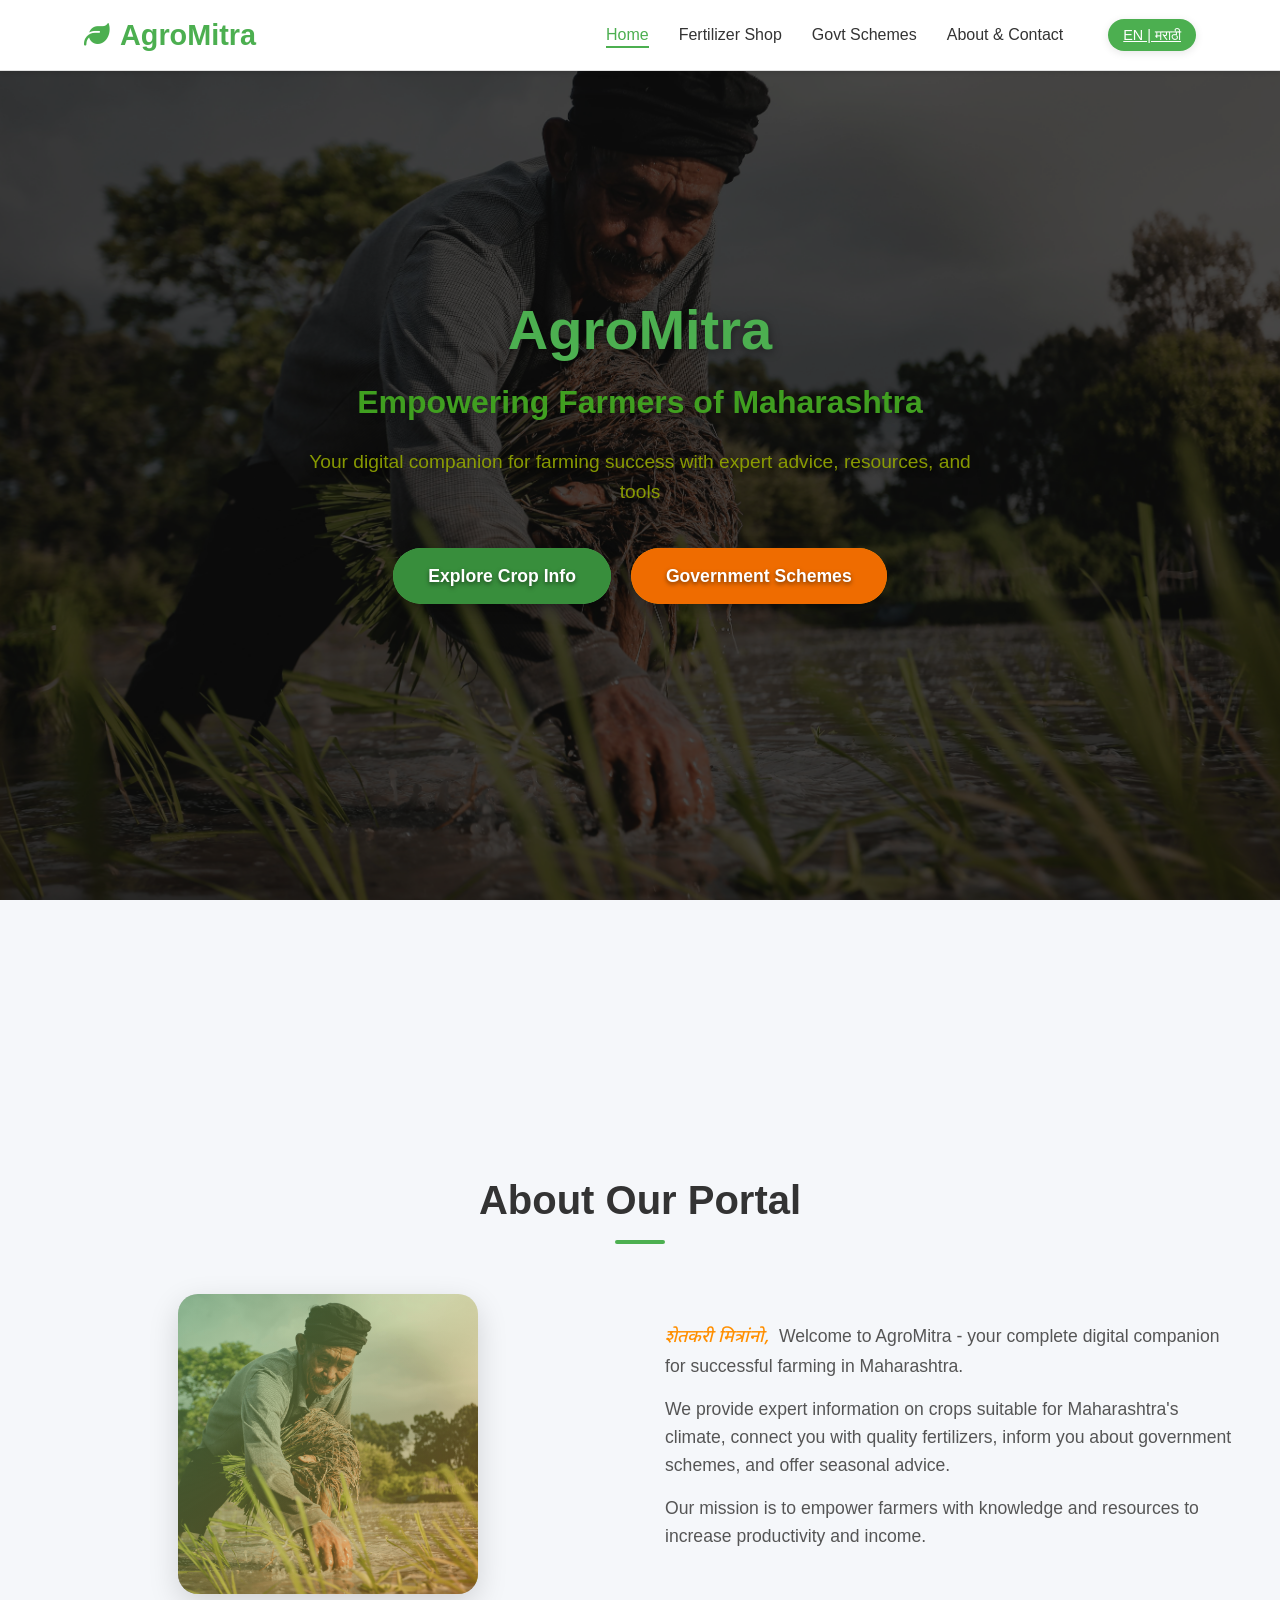
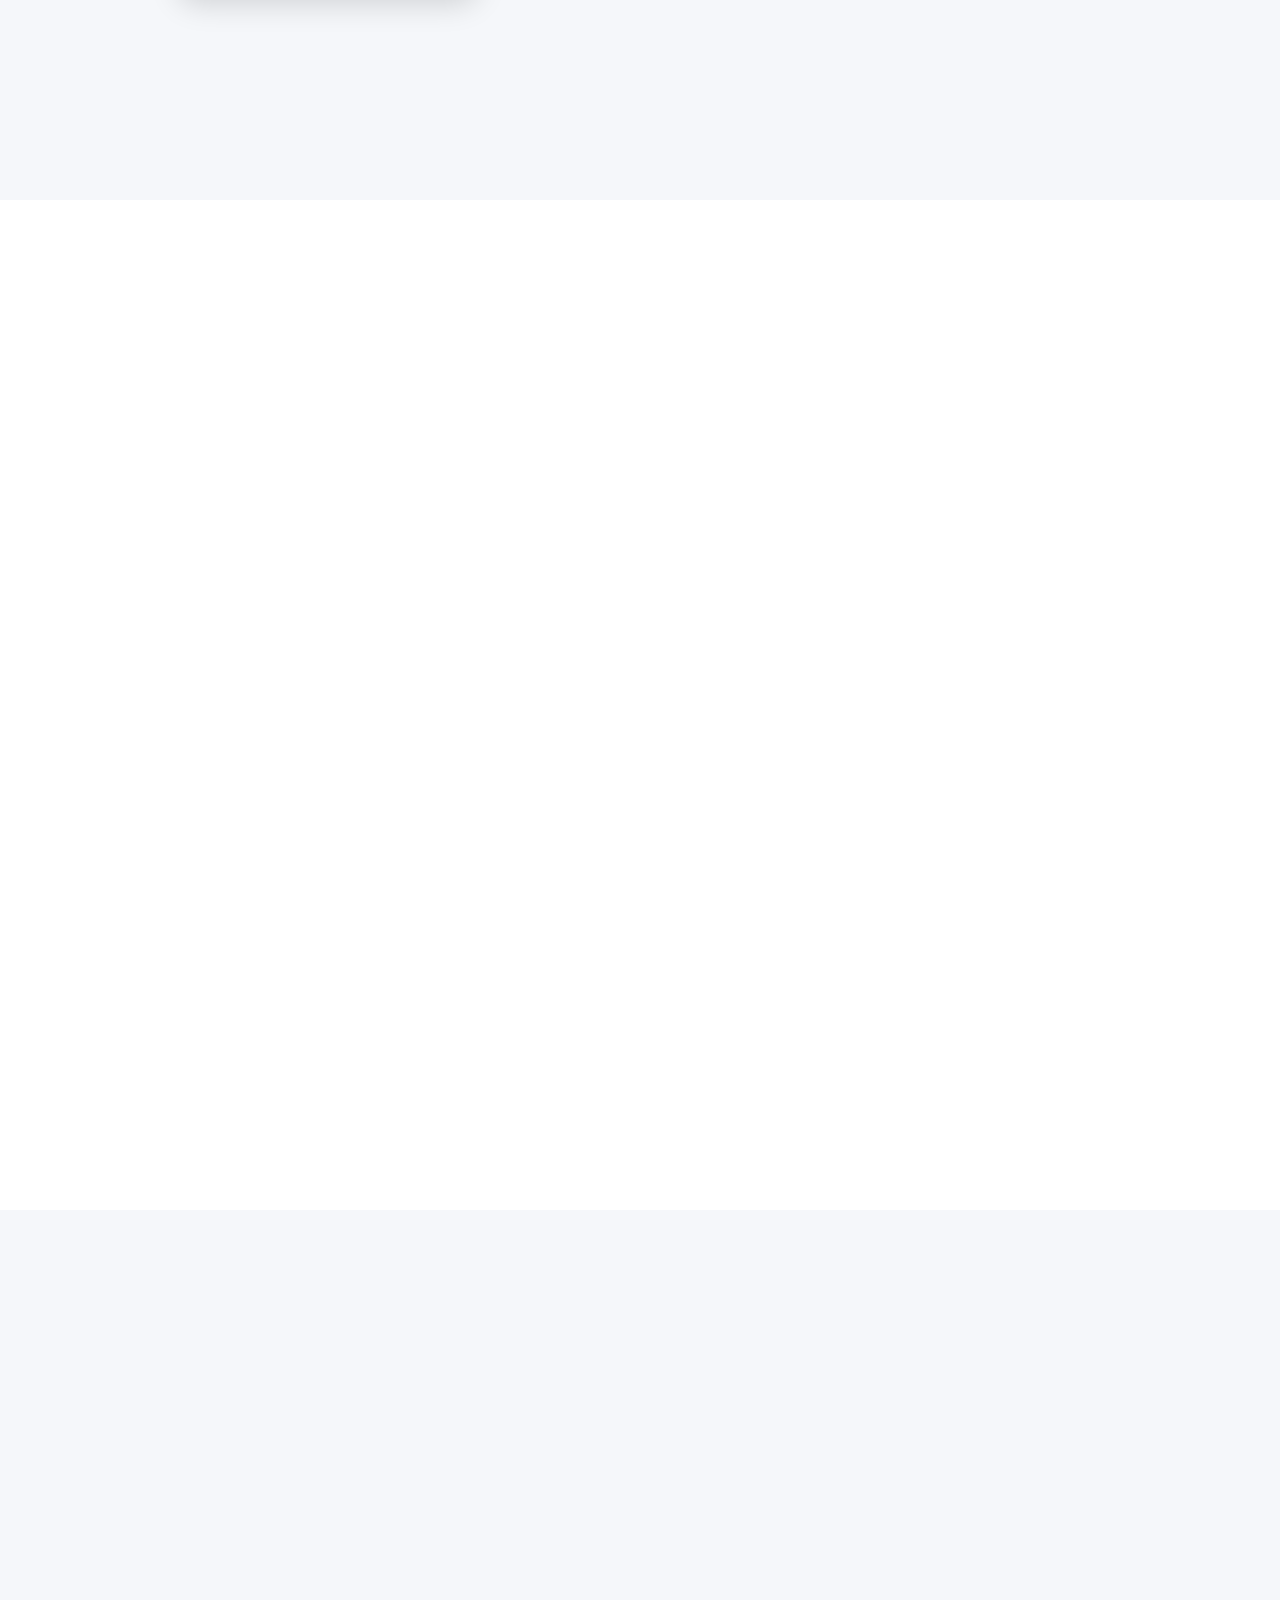
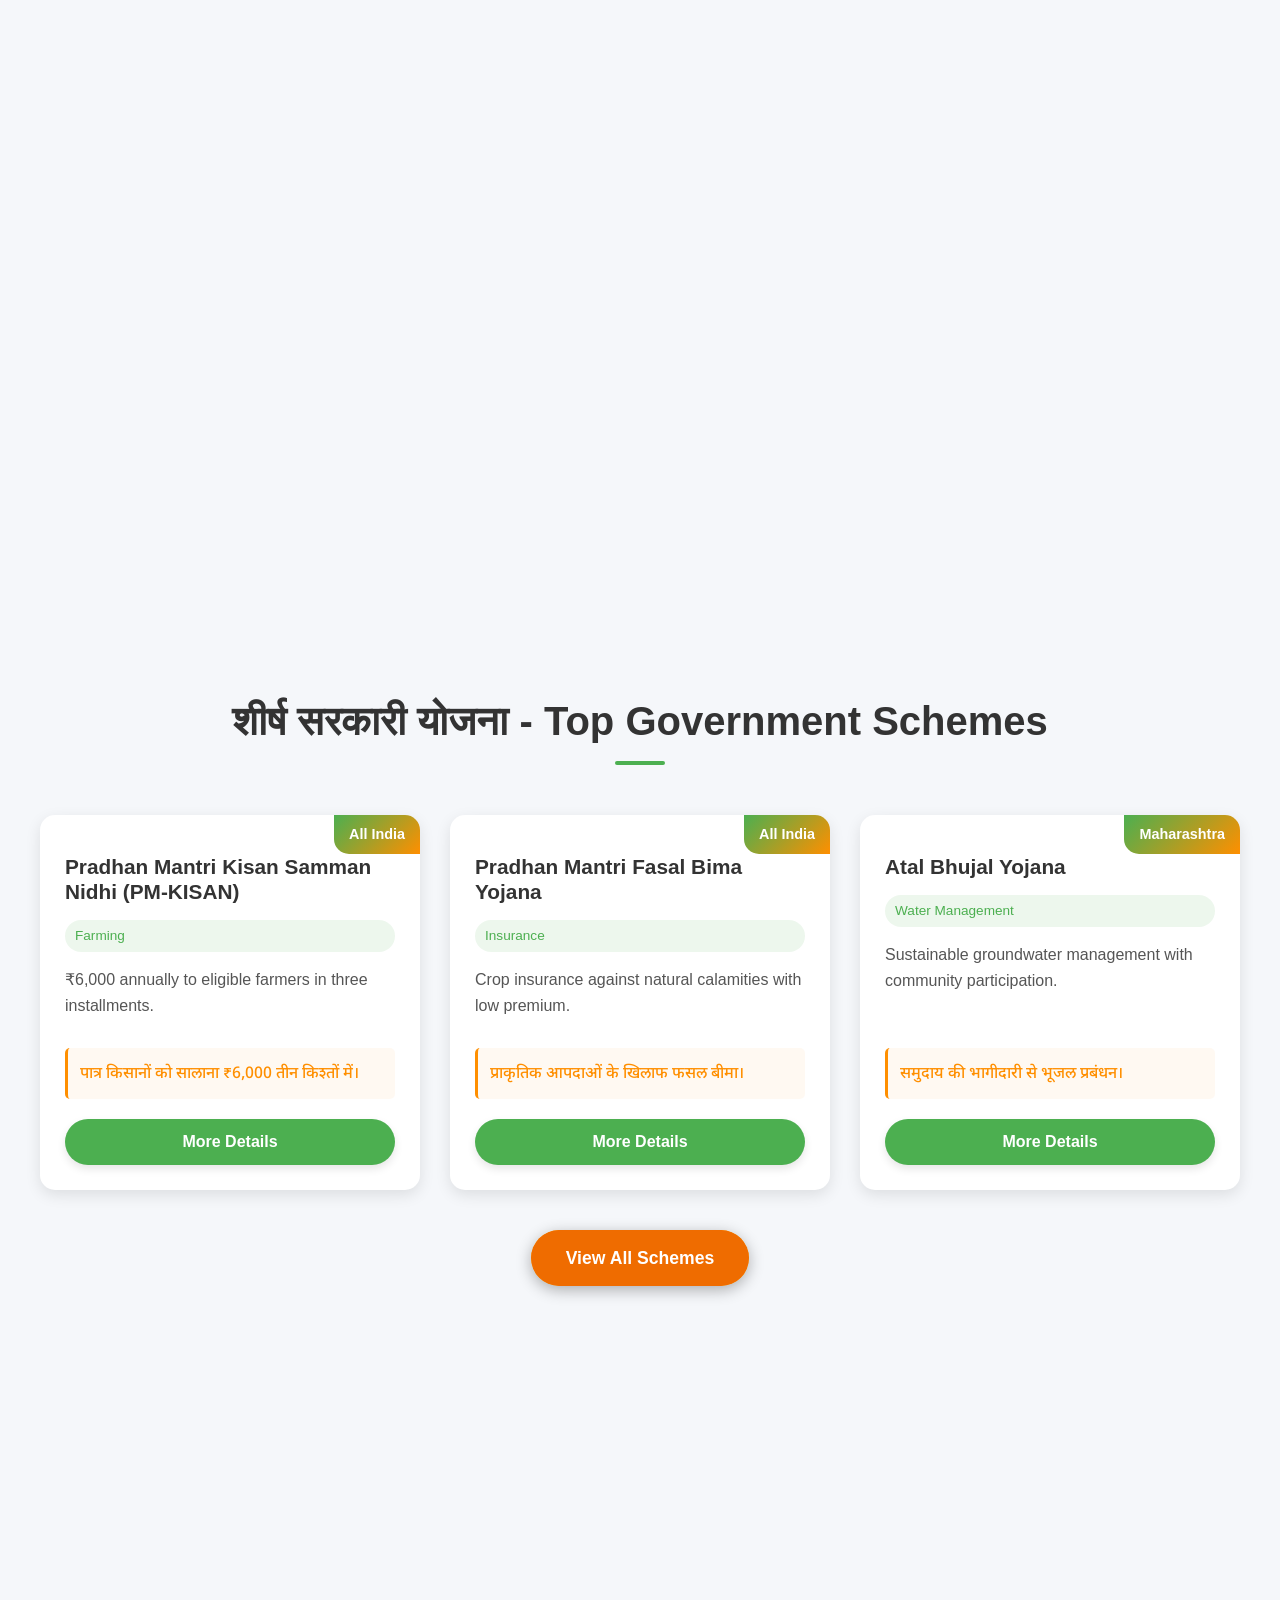
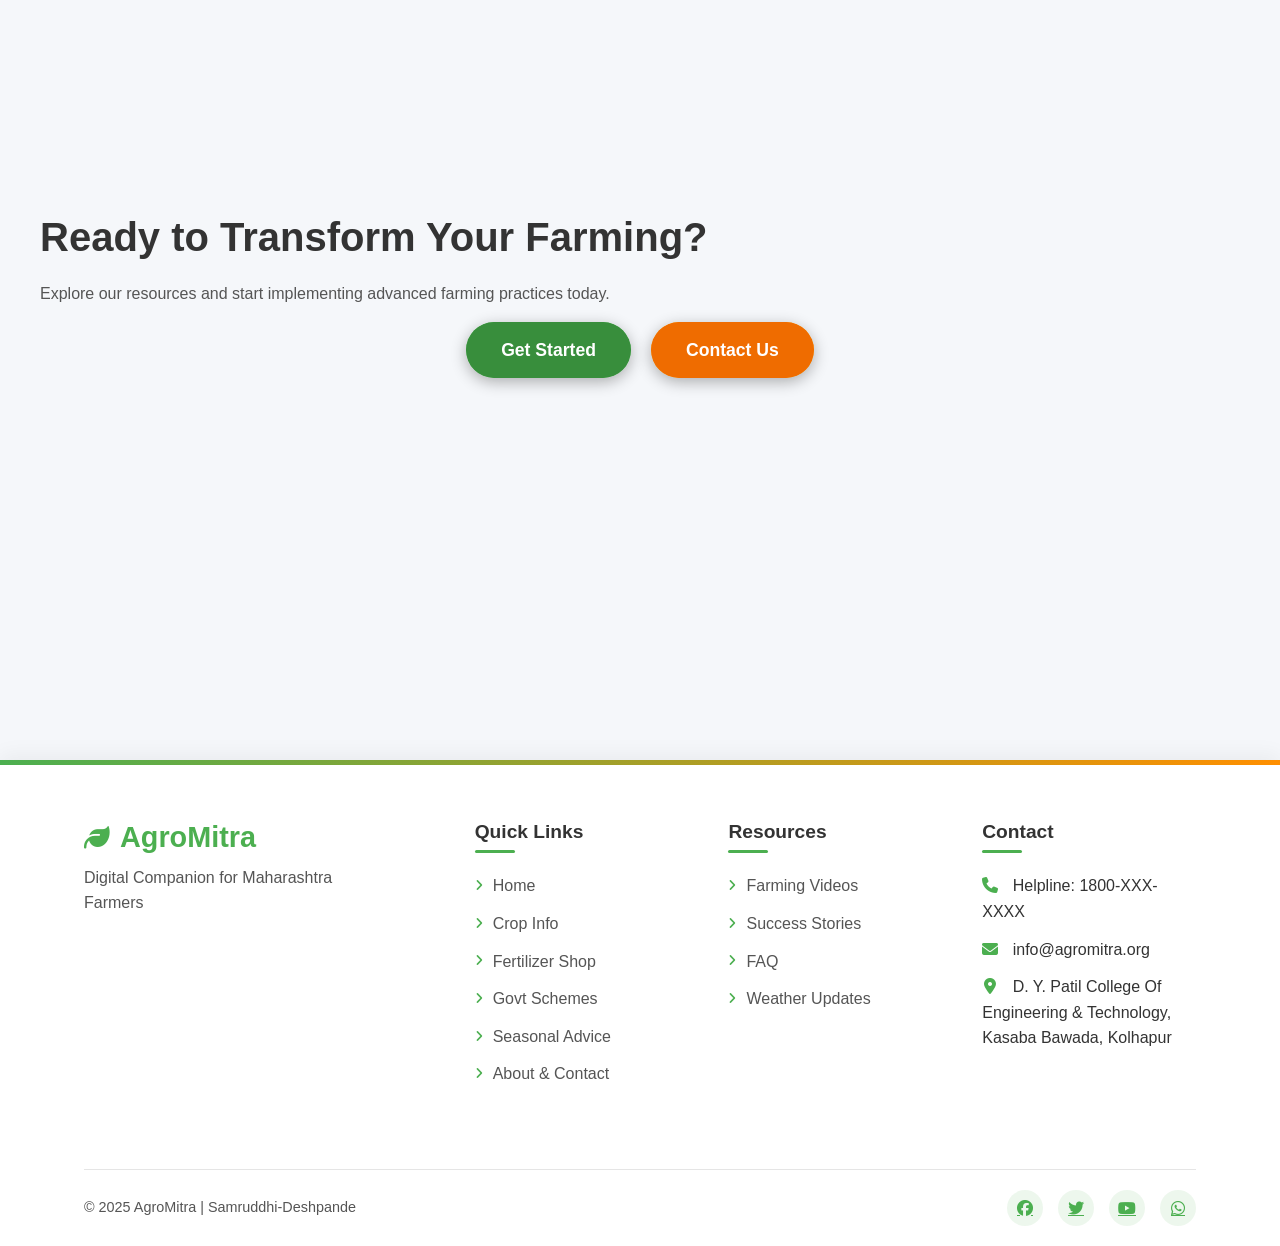
<file: index.html>
<!DOCTYPE html>
<html lang="en">
<head>
    <meta charset="UTF-8">
    <meta name="viewport" content="width=device-width, initial-scale=1.0">
    <title>AgroMitra - Digital Companion for Maharashtra Farmers</title>
    <link rel="stylesheet" href="styles.css">
    <link rel="stylesheet" href="https://cdnjs.cloudflare.com/ajax/libs/font-awesome/6.4.0/css/all.min.css">
    <link href="https://fonts.googleapis.com/css2?family=Noto+Sans+Devanagari:wght@400;500;600;700&display=swap" rel="stylesheet">
    <style>
        /* Add styling for hero background image */
        #hero {
            position: relative;
            overflow: hidden;
            background-image: url('hero-image.jpg');
            background-size: cover;
            background-position: center;
            min-height: 80vh;
            display: flex;
            align-items: center;
        }
        
        #hero::before {
            content: '';
            position: absolute;
            top: 0;
            left: 0;
            width: 100%;
            height: 100%;
            background-color: rgba(0, 0, 0, 0.7); /* Black overlay with 70% opacity */
            z-index: 1;
        }
        
        /* Ensure text is readable over the background image */
        #hero .section-content {
            position: relative;
            z-index: 2;
            text-shadow: 0 2px 4px rgba(0, 0, 0, 0.5);
            color: #fff;
            text-align: center;
            padding: 60px 20px;
            width: 100%;
        }
        
        #hero h1 {
            font-size: 3.5rem;
            margin-bottom: 20px;
        }
        
        #hero h2 {
            font-size: 2rem;
            margin-bottom: 25px;
        }
        
        /* Hide the original parallax background */
        #hero .parallax-bg.hero-bg {
            display: none;
        }
        
        /* Refinements for navbar */
        .navbar {
            background-color: #ffffff !important; 
            border-bottom: 1px solid #e0e0e0;
            box-shadow: 0 2px 4px rgba(0, 0, 0, 0.1);
        }
        
        .theme-toggle:checked ~ .theme-container .navbar {
            background-color: #121212 !important;
            border-bottom: 1px solid #2d2d2d;
        }
        
        @media (max-width: 992px) {
            .nav-links {
                background-color: #ffffff !important;
                border-bottom: 1px solid #e0e0e0;
            }
            
            .theme-toggle:checked ~ .theme-container .nav-links {
                background-color: #121212 !important;
                border-bottom: 1px solid #2d2d2d;
            }
            
            .features-grid {
                grid-template-columns: repeat(2, 1fr);
            }
            
            .testimonials-container {
                grid-template-columns: 1fr;
            }
            
            .about-content {
                grid-template-columns: 1fr;
            }

            /* Add this to reorder image and text */
            .about-content {
                display: flex;
                flex-direction: column;
            }

            .about-image {
                order: 1;
                margin-bottom: 30px;
            }

            .about-text {
                order: 2;
            }
            
            .schemes-container {
                grid-template-columns: 1fr;
            }
        }
        
        @media (max-width: 767px) {
            #hero h1 {
                font-size: 2.5rem;
            }
            
            #hero h2 {
                font-size: 1.5rem;
            }
            
            #hero p {
                font-size: 1rem;
            }
            
            .section-title {
                font-size: 1.8rem;
            }
            
            .feature-card {
                padding: 20px 15px;
            }
            
            .feature-icon {
                width: 60px;
                height: 60px;
                line-height: 60px;
                font-size: 24px;
            }
            
            .feature-card h3 {
                font-size: 1.2rem;
            }
            
            .testimonial {
                padding: 20px 15px;
            }
            
            .testimonial-author {
                flex-direction: column;
                text-align: center;
            }
            
            .author-img {
                margin: 0 auto 15px;
            }
        }
        
        @media (max-width: 576px) {
            .features-grid {
                grid-template-columns: 1fr;
            }
            
            .cta-buttons {
                flex-direction: column;
                width: 100%;
            }
            
            .cta-button {
                width: 100%;
                margin: 5px 0;
                text-align: center;
            }
            
            .testimonial-content p {
                font-size: 0.9rem;
            }
            
            .scheme-card {
                padding: 15px;
            }
            
            .scheme-title {
                font-size: 1.1rem;
            }
        }
    </style>
</head>
<body>
    <div class="theme-container">
        <!-- Navigation Bar -->
        <nav class="navbar">
            <div class="container nav-container">
                <div class="logo">AgroMitra</div>
                <input type="checkbox" id="nav-toggle" class="nav-toggle">
                <label for="nav-toggle" class="nav-toggle-label">
                    <span></span>
                </label>
                <ul class="nav-links">
                    <li><a href="index.html" class="nav-link active">Home</a></li>
                    <li><a href="fertilizer-shop.html" class="nav-link">Fertilizer Shop</a></li>
                    <li><a href="govt-schemes.html" class="nav-link">Govt Schemes</a></li>
                    <li><a href="about.html" class="nav-link">About & Contact</a></li>
                    <li class="language-switch">
                        <a href="#" class="lang-btn">EN | मराठी</a>
                    </li>
                </ul>
            </div>
        </nav>

        <!-- Remove Theme Switcher Toggle section -->
        
        <!-- Hero Section -->
        <section id="hero" class="parallax-section">
            <div class="parallax-bg hero-bg"></div>
            <div class="container section-content">
                <h1 class="animate-on-scroll">AgroMitra</h1>
                <h2 class="animate-on-scroll" data-delay="200">Empowering Farmers of Maharashtra</h2>
                <p class="animate-on-scroll" data-delay="400">Your digital companion for farming success with expert advice, resources, and tools</p>
                <div class="cta-buttons animate-on-scroll" data-delay="600">
                    <a href="crop-info.html" class="cta-button">Explore Crop Info</a>
                    <a href="govt-schemes.html" class="cta-button secondary">Government Schemes</a>
                </div>
            </div>
        </section>

        <!-- About Portal Section -->
        <section id="about-portal" class="parallax-section">
            <div class="parallax-bg about-bg"></div>
            <div class="container section-content">
                <h2 class="section-title animate-on-scroll">About Our Portal</h2>
                <div class="about-content">
                    <div class="about-image animate-on-scroll" data-delay="200">
                        <div class="portal-img"></div>
                    </div>
                    <div class="about-text">
                        <p class="animate-on-scroll" data-delay="300"><span lang="mr">शेतकरी मित्रांनो,</span> Welcome to AgroMitra - your complete digital companion for successful farming in Maharashtra.</p>
                        <p class="animate-on-scroll" data-delay="400">We provide expert information on crops suitable for Maharashtra's climate, connect you with quality fertilizers, inform you about government schemes, and offer seasonal advice.</p>
                        <p class="animate-on-scroll" data-delay="500">Our mission is to empower farmers with knowledge and resources to increase productivity and income.</p>
                    </div>
                </div>
            </div>
        </section>

        <!-- Features Section -->
        <section id="features" class="parallax-section">
            <div class="parallax-bg features-bg"></div>
            <div class="container section-content">
                <h2 class="section-title animate-on-scroll">Our Features</h2>
                <div class="features-grid">
                    <div class="feature-card animate-on-scroll" data-delay="100">
                        <div class="feature-icon">
                            <i class="fas fa-seedling"></i>
                        </div>
                        <h3>Crop Information</h3>
                        <p>Detailed guides for Kharif, Rabi, and Zaid crops suited for Maharashtra's diverse climate zones.</p>
                        <a href="crop-info.html" class="feature-link">Explore Crops <i class="fas fa-arrow-right"></i></a>
                    </div>
                    <div class="feature-card animate-on-scroll" data-delay="200">
                        <div class="feature-icon">
                            <i class="fas fa-store"></i>
                        </div>
                        <h3>Fertilizer Shop</h3>
                        <p>Find the right fertilizers and farming inputs with detailed product information and application guides.</p>
                        <a href="fertilizer-shop.html" class="feature-link">Visit Shop <i class="fas fa-arrow-right"></i></a>
                    </div>
                    <div class="feature-card animate-on-scroll" data-delay="300">
                        <div class="feature-icon">
                            <i class="fas fa-landmark"></i>
                        </div>
                        <h3>Government Schemes</h3>
                        <p>Stay updated on state and central government schemes, subsidies and programs for farmers.</p>
                        <a href="govt-schemes.html" class="feature-link">View Schemes <i class="fas fa-arrow-right"></i></a>
                    </div>
                    <div class="feature-card animate-on-scroll" data-delay="400">
                        <div class="feature-icon">
                            <i class="fas fa-cloud-sun-rain"></i>
                        </div>
                        <h3>Seasonal Advisory</h3>
                        <p>Month-by-month guidance on farming activities, pest management, and weather-based recommendations.</p>
                        <a href="seasonal-advice.html" class="feature-link">Get Advice <i class="fas fa-arrow-right"></i></a>
                    </div>
                </div>
            </div>
        </section>

        <!-- Testimonials Section -->
        <section id="testimonials" class="parallax-section">
            <div class="parallax-bg testimonials-bg"></div>
            <div class="container section-content">
                <h2 class="section-title animate-on-scroll"><span lang="mr">शेतकरी अनुभव</span> - Farmer Experiences</h2>
                <div class="testimonials-container">
                    <div class="testimonial animate-on-scroll" data-delay="100">
                        <div class="testimonial-tag">कापूस शेती</div>
                        <div class="testimonial-content">
                            <p>"<span lang="mr">या पोर्टलवरील पीक माहितीमुळे मला माझ्या प्रदेशासाठी योग्य वाण निवडण्यात मदत झाली. यंदा माझ्या कापसाचे उत्पादन ३०% वाढले!</span>"<br><br>"The crop information helped me select the right varieties for my region. My cotton yield increased by 30% this year!"</p>
                            <div class="testimonial-author">
                                <div class="author-img farmer-1"></div>
                                <div class="author-info">
                                    <h4>राजेश पाटील</h4>
                                    <p>कापूस शेतकरी, यवतमाळ</p>
                                </div>
                            </div>
                        </div>
                    </div>
                    <div class="testimonial animate-on-scroll" data-delay="200">
                        <div class="testimonial-tag">भाजीपाला</div>
                        <div class="testimonial-content">
                            <p>"<span lang="mr">या पोर्टलवरील मार्गदर्शनाचा वापर करून मी पीएम-किसान योजनेसाठी अर्ज केला. टप्प्याटप्प्याने दिलेल्या सूचनांमुळे हे खूप सोपे झाले.</span>"<br><br>"I applied for the PM-Kisan scheme using the guidance on this portal. The step-by-step instructions made it very easy."</p>
                            <div class="testimonial-author">
                                <div class="author-img farmer-2"></div>
                                <div class="author-info">
                                    <h4>सुनीता माने</h4>
                                    <p>भाजीपाला उत्पादक, पुणे</p>
                                </div>
                            </div>
                        </div>
                    </div>
                    <div class="testimonial animate-on-scroll" data-delay="300">
                        <div class="testimonial-tag">तांदूळ शेती</div>
                        <div class="testimonial-content">
                            <p>"<span lang="mr">हंगामी सल्ल्यामुळे मला पेरणी आणि कापणीचे चक्र चांगल्या प्रकारे नियोजित करण्यास मदत झाली. अनपेक्षित पावसात पिकांचे नुकसान होण्यापासून मला वाचवले.</span>"<br><br>"The seasonal advisory helped me plan my sowing and harvesting cycles better. Saved me from crop loss during unexpected rains."</p>
                            <div class="testimonial-author">
                                <div class="author-img farmer-3"></div>
                                <div class="author-info">
                                    <h4>मोहम्मद खान</h4>
                                    <p>तांदूळ शेतकरी, कोल्हापूर</p>
                                </div>
                            </div>
                        </div>
                    </div>
                </div>
            </div>
        </section>

        <!-- Latest Updates Section - Changed to Top Government Schemes -->
        <section id="updates" class="parallax-section">
            <div class="parallax-bg updates-bg"></div>
            <div class="container section-content">
                <h2 class="section-title animate-on-scroll">शीर्ष सरकारी योजना - Top Government Schemes</h2>
                <div class="schemes-container animate-on-scroll" data-delay="100">
                    <div class="scheme-card">
                        <div class="scheme-tag">All India</div>
                        <h3 class="scheme-title">Pradhan Mantri Kisan Samman Nidhi (PM-KISAN)</h3>
                        <div class="scheme-category">Farming</div>
                        <p class="scheme-description">₹6,000 annually to eligible farmers in three installments.</p>
                        <div class="language-block">
                            <span lang="mr">पात्र किसानों को सालाना ₹6,000 तीन किश्तों में।</span>
                        </div>
                        <a href="govt-schemes.html#pm-kisan" class="scheme-link">More Details</a>
                    </div>
                    
                    <div class="scheme-card animate-on-scroll" data-delay="200">
                        <div class="scheme-tag">All India</div>
                        <h3 class="scheme-title">Pradhan Mantri Fasal Bima Yojana</h3>
                        <div class="scheme-category">Insurance</div>
                        <p class="scheme-description">Crop insurance against natural calamities with low premium.</p>
                        <div class="language-block">
                            <span lang="mr">प्राकृतिक आपदाओं के खिलाफ फसल बीमा।</span>
                        </div>
                        <a href="govt-schemes.html#pmfby" class="scheme-link">More Details</a>
                    </div>
                    
                    <div class="scheme-card animate-on-scroll" data-delay="300">
                        <div class="scheme-tag">Maharashtra</div>
                        <h3 class="scheme-title">Atal Bhujal Yojana</h3>
                        <div class="scheme-category">Water Management</div>
                        <p class="scheme-description">Sustainable groundwater management with community participation.</p>
                        <div class="language-block">
                            <span lang="mr">समुदाय की भागीदारी से भूजल प्रबंधन।</span>
                        </div>
                        <a href="govt-schemes.html#atal-bhujal" class="scheme-link">More Details</a>
                    </div>
                </div>
                <div class="view-all-schemes animate-on-scroll" data-delay="400">
                    <a href="govt-schemes.html" class="cta-button secondary">View All Schemes</a>
                </div>
            </div>
        </section>

        <!-- CTA Section -->
        <section id="cta" class="parallax-section">
            <div class="parallax-bg cta-bg"></div>
            <div class="container section-content">
                <div class="cta-container animate-on-scroll">
                    <h2>Ready to Transform Your Farming?</h2>
                    <p>Explore our resources and start implementing advanced farming practices today.</p>
                    <div class="cta-buttons">
                        <a href="crop-info.html" class="cta-button">Get Started</a>
                        <a href="about.html" class="cta-button secondary">Contact Us</a>
                    </div>
                </div>
            </div>
        </section>

        <!-- Footer -->
        <footer>
            <div class="container">
                <div class="footer-content">
                    <div class="footer-logo">
                        <h3>AgroMitra</h3>
                        <p>Digital Companion for Maharashtra Farmers</p>
                    </div>
                    <div class="footer-links">
                        <div class="footer-section">
                            <h4>Quick Links</h4>
                            <ul>
                                <li><a href="index.html">Home</a></li>
                                <li><a href="crop-info.html">Crop Info</a></li>
                                <li><a href="fertilizer-shop.html">Fertilizer Shop</a></li>
                                <li><a href="govt-schemes.html">Govt Schemes</a></li>
                                <li><a href="seasonal-advice.html">Seasonal Advice</a></li>
                                <li><a href="about.html">About & Contact</a></li>
                            </ul>
                        </div>
                        <div class="footer-section">
                            <h4>Resources</h4>
                            <ul>
                                <li><a href="#">Farming Videos</a></li>
                                <li><a href="#">Success Stories</a></li>
                                <li><a href="#">FAQ</a></li>
                                <li><a href="#">Weather Updates</a></li>
                            </ul>
                        </div>
                        <div class="footer-section">
                            <h4>Contact</h4>
                            <ul>
                                <li><i class="fas fa-phone"></i> Helpline: 1800-XXX-XXXX</li>
                                <li><i class="fas fa-envelope"></i> info@agromitra.org</li>
                                <li><i class="fas fa-map-marker-alt"></i> D. Y. Patil College Of Engineering & Technology, Kasaba Bawada, Kolhapur</li>
                            </ul>
                        </div>
                    </div>
                </div>
                <div class="footer-bottom">
                    <p>&copy; 2025 AgroMitra | Samruddhi-Deshpande</p>
                    <div class="social-links">
                        <a href="#" class="social-link"><i class="fab fa-facebook"></i></a>
                        <a href="#" class="social-link"><i class="fab fa-twitter"></i></a>
                        <a href="#" class="social-link"><i class="fab fa-youtube"></i></a>
                        <a href="#" class="social-link"><i class="fab fa-whatsapp"></i></a>
                    </div>
                </div>
            </div>
        </footer>
    </div>

    <!-- Script for parallax effect and animations (pure CSS approach with minimal JS) -->
    <script>
        document.addEventListener('DOMContentLoaded', function() {
            const animateElements = document.querySelectorAll('.animate-on-scroll');
            
            const observer = new IntersectionObserver((entries) => {
                entries.forEach(entry => {
                    if (entry.isIntersecting) {
                        entry.target.classList.add('animate');
                        observer.unobserve(entry.target);
                    }
                });
            }, { threshold: 0.1 });
            
            animateElements.forEach(element => {
                observer.observe(element);
            });
            
            // Active nav link on scroll
            const sections = document.querySelectorAll('section');
            const navLinks = document.querySelectorAll('.nav-link');
            
            window.addEventListener('scroll', () => {
                let current = '';
                sections.forEach(section => {
                    const sectionTop = section.offsetTop;
                    const sectionHeight = section.clientHeight;
                    if (pageYOffset >= sectionTop - sectionHeight / 3) {
                        current = section.getAttribute('id');
                    }
                });
                
                navLinks.forEach(link => {
                    link.classList.remove('active');
                    if (link.getAttribute('href') === 'index.html' && current === 'hero') {
                        link.classList.add('active');
                    }
                });
            });
        });
    </script>
</body>
</html>
</file>
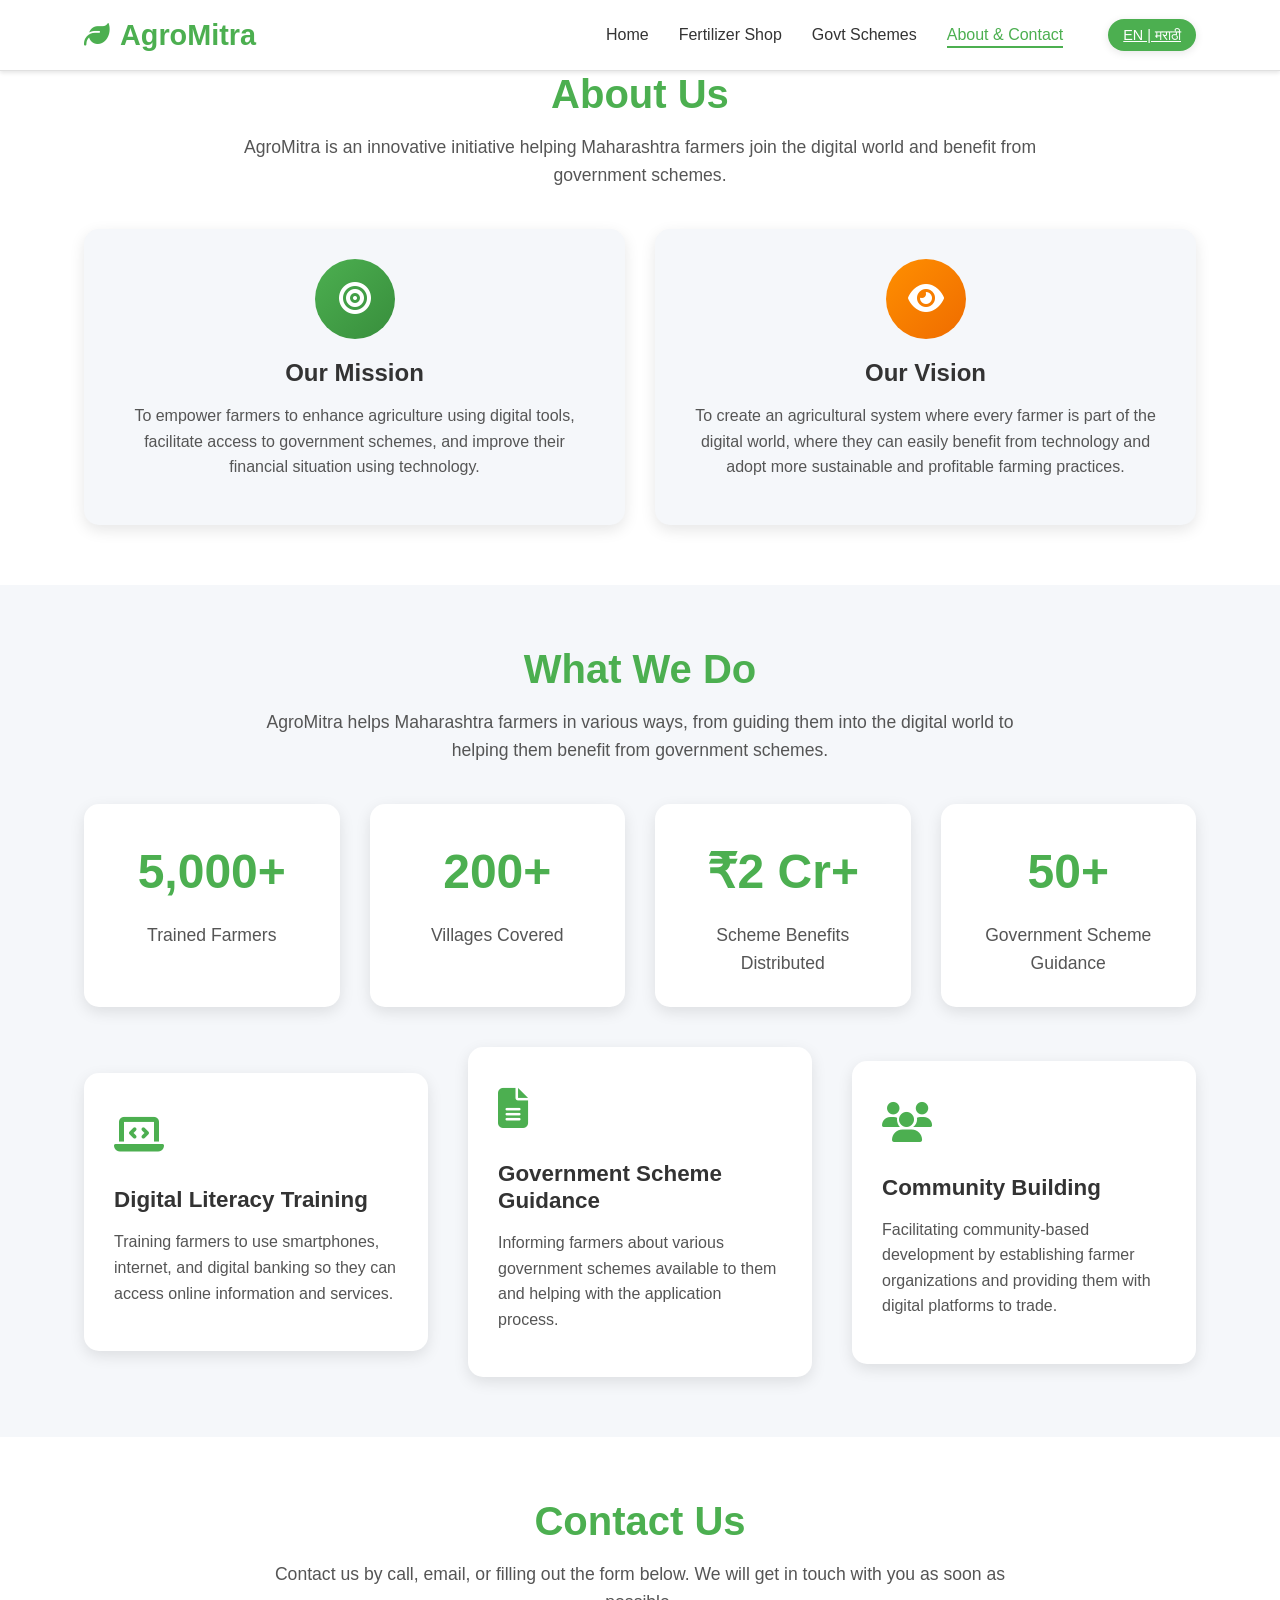
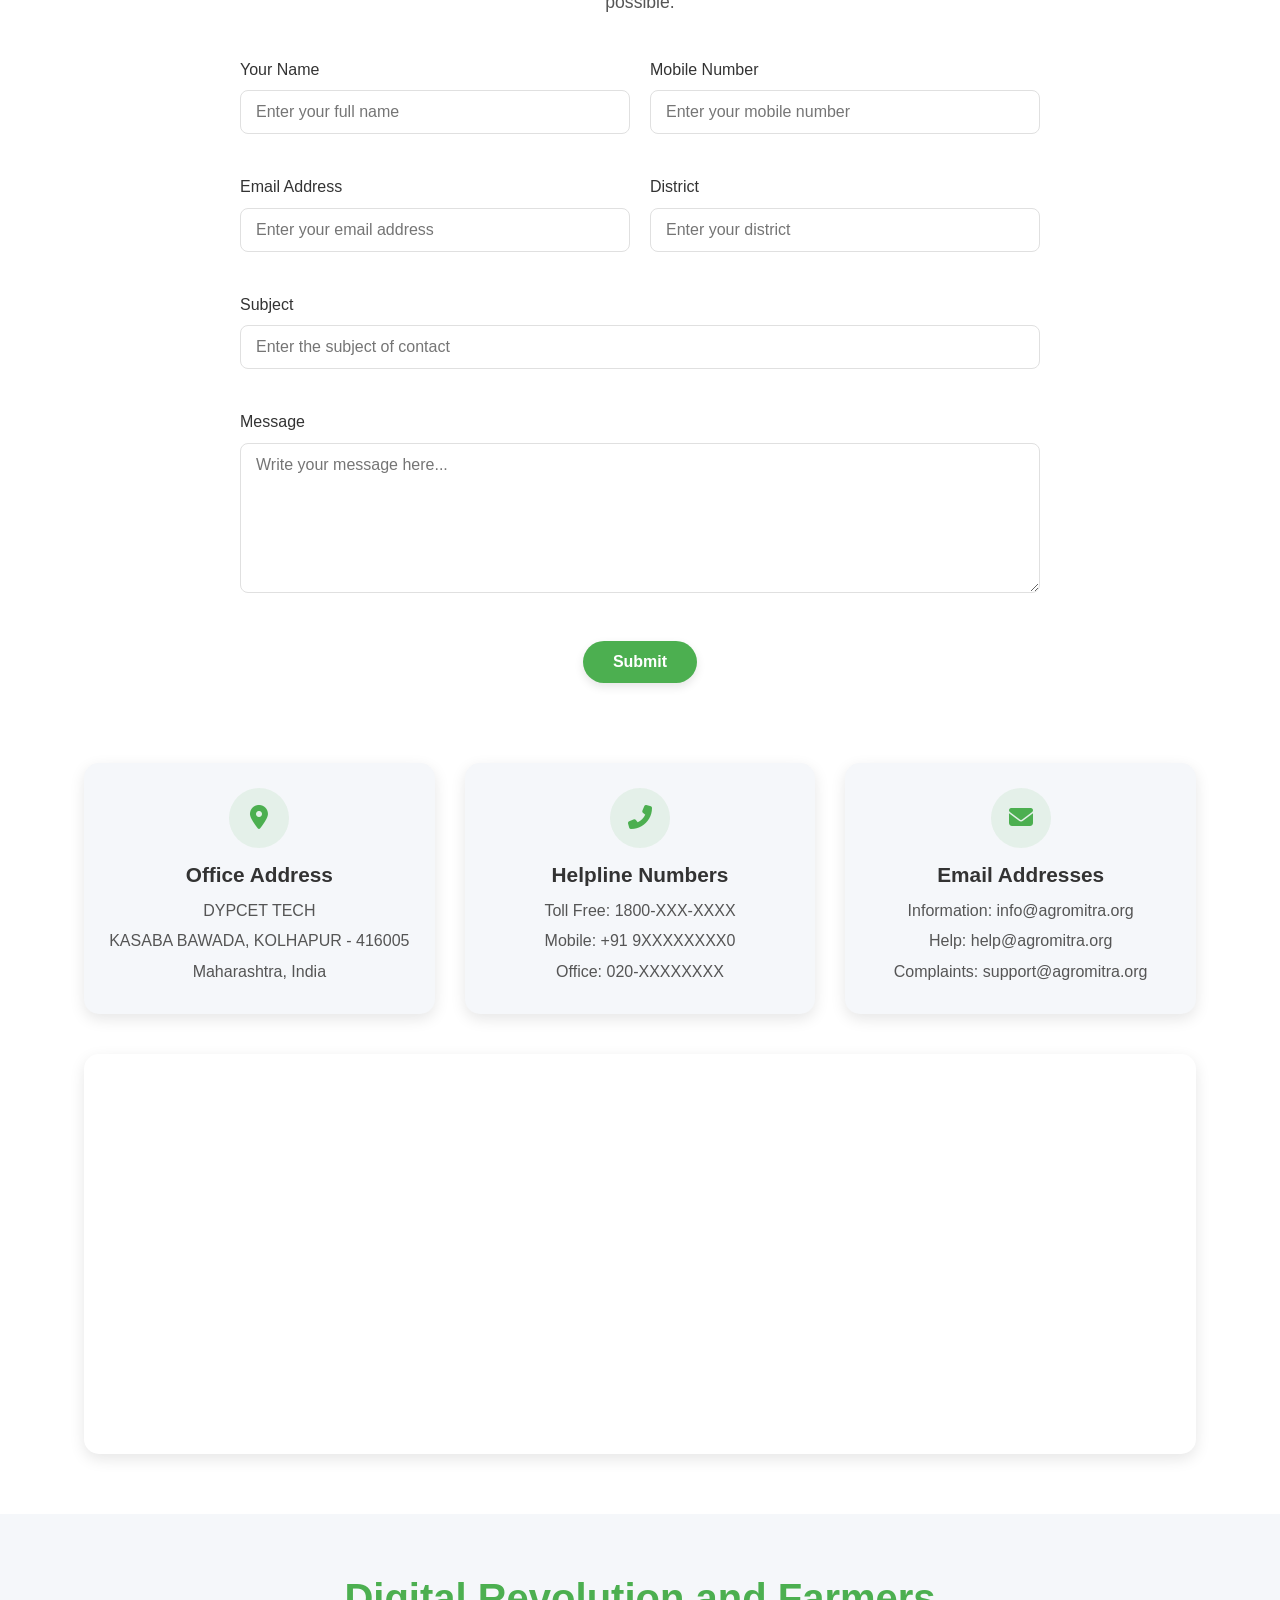
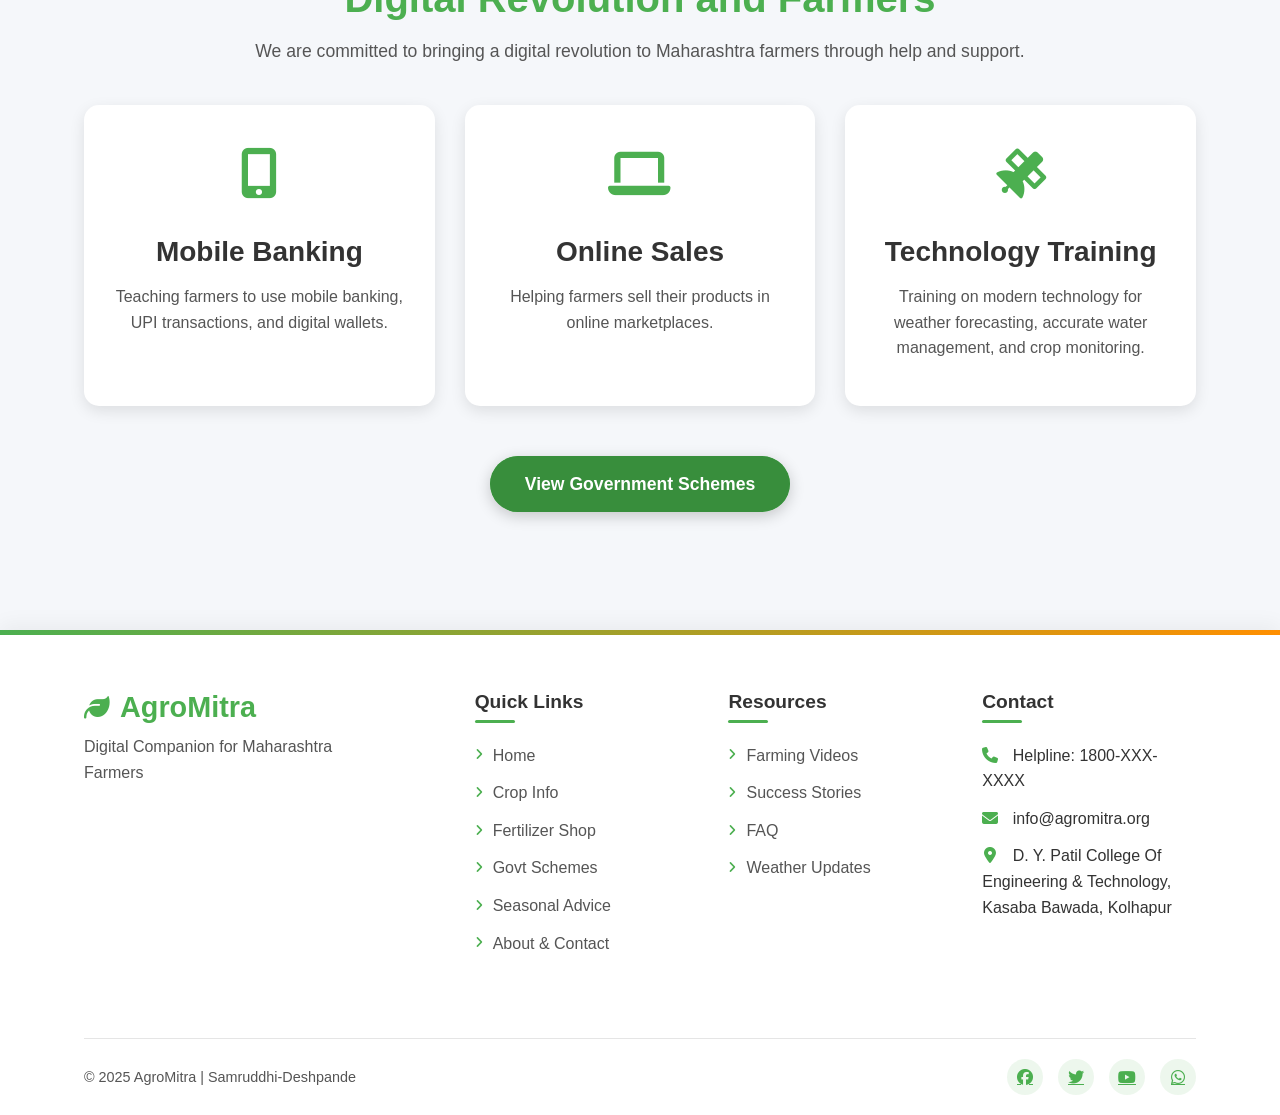
<file: about.html>
<!DOCTYPE html>
<html lang="en">
<head>
    <meta charset="UTF-8">
    <meta name="viewport" content="width=device-width, initial-scale=1.0">
    <title>About & Contact - AgroMitra</title>
    <link rel="stylesheet" href="styles.css">
    <link rel="stylesheet" href="https://cdnjs.cloudflare.com/ajax/libs/font-awesome/6.4.0/css/all.min.css">
    <link href="https://fonts.googleapis.com/css2?family=Noto+Sans+Devanagari:wght@400;500;600;700&display=swap" rel="stylesheet">
    <style>
        /* Navbar styling */
        .navbar {
            background-color: #ffffff !important; 
            border-bottom: 1px solid #e0e0e0;
            box-shadow: 0 2px 4px rgba(0, 0, 0, 0.1);
        }
        
        .theme-toggle:checked ~ .theme-container .navbar {
            background-color: #121212 !important;
            border-bottom: 1px solid #2d2d2d;
        }
        
        @media (max-width: 992px) {
            .nav-links {
                background-color: #ffffff !important;
                border-bottom: 1px solid #e0e0e0;
            }
            
            .theme-toggle:checked ~ .theme-container .nav-links {
                background-color: #121212 !important;
                border-bottom: 1px solid #2d2d2d;
            }
        }
        
        /* About page specific styles */
        #about {
            padding-top: var(--navbar-height);
            min-height: auto;
        }
        
        .about-section {
            padding: 60px 0;
            background-color: var(--bg-primary);
        }
        
        .about-section:nth-child(even) {
            background-color: var(--bg-secondary);
        }
        
        .about-header {
            text-align: center;
            margin-bottom: 40px;
        }
        
        .about-header h1 {
            font-size: 2.5rem;
            color: var(--accent);
            margin-bottom: 15px;
        }
        
        .about-header p {
            font-size: 1.1rem;
            max-width: 800px;
            margin: 0 auto;
        }
        
        .mission-vision {
            display: grid;
            grid-template-columns: repeat(auto-fit, minmax(300px, 1fr));
            gap: 30px;
            margin-top: 40px;
        }
        
        .mission-card, .vision-card {
            background-color: var(--bg-secondary);
            padding: 30px;
            border-radius: 15px;
            box-shadow: var(--card-shadow);
            text-align: center;
            transition: all 0.3s ease;
        }
        
        .about-section:nth-child(even) .mission-card,
        .about-section:nth-child(even) .vision-card {
            background-color: var(--bg-primary);
        }
        
        .mission-card:hover, .vision-card:hover {
            transform: translateY(-10px);
            box-shadow: 0 15px 30px rgba(0, 0, 0, 0.15);
        }
        
        .mission-icon, .vision-icon {
            width: 80px;
            height: 80px;
            line-height: 80px;
            text-align: center;
            margin: 0 auto 20px;
            border-radius: 50%;
            font-size: 32px;
            color: white;
        }
        
        .mission-icon {
            background: linear-gradient(135deg, var(--accent), var(--accent-hover));
        }
        
        .vision-icon {
            background: linear-gradient(135deg, var(--accent-second), var(--accent-second-hover));
        }
        
        .mission-card h3, .vision-card h3 {
            margin-bottom: 15px;
            font-size: 1.5rem;
        }
        
        .stats-container {
            display: grid;
            grid-template-columns: repeat(auto-fit, minmax(200px, 1fr));
            gap: 30px;
            margin-top: 40px;
            text-align: center;
        }
        
        .stat-item {
            padding: 30px 20px;
            background-color: var(--bg-secondary);
            border-radius: 15px;
            box-shadow: var(--card-shadow);
        }
        
        .about-section:nth-child(even) .stat-item {
            background-color: var(--bg-primary);
        }
        
        .stat-number {
            font-size: 3rem;
            font-weight: 700;
            color: var(--accent);
            margin-bottom: 10px;
        }
        
        .stat-label {
            font-size: 1.1rem;
            color: var(--text-secondary);
        }
        
        .contact-form-container {
            max-width: 800px;
            margin: 0 auto;
        }
        
        .contact-form {
            display: grid;
            grid-template-columns: 1fr 1fr;
            gap: 20px;
            margin-top: 40px;
        }
        
        .form-group {
            margin-bottom: 20px;
        }
        
        .form-group.full-width {
            grid-column: span 2;
        }
        
        .form-label {
            display: block;
            margin-bottom: 8px;
            font-weight: 500;
            color: var(--text-primary);
        }
        
        .form-control {
            width: 100%;
            padding: 12px 15px;
            border-radius: 8px;
            border: 1px solid var(--input-border);
            background-color: var(--input-bg);
            color: var(--text-primary);
            font-family: inherit;
            font-size: 1rem;
            transition: border-color 0.3s ease, box-shadow 0.3s ease;
        }
        
        .form-control:focus {
            border-color: var(--accent);
            box-shadow: 0 0 0 3px rgba(76, 175, 80, 0.2);
            outline: none;
        }
        
        textarea.form-control {
            min-height: 150px;
            resize: vertical;
        }
        
        .submit-btn {
            padding: 12px 30px;
            background-color: var(--accent);
            color: white;
            border: none;
            border-radius: 30px;
            font-size: 1rem;
            font-weight: 600;
            cursor: pointer;
            transition: all 0.3s ease;
            box-shadow: 0 4px 10px rgba(0, 0, 0, 0.1);
        }
        
        .submit-btn:hover {
            background-color: var(--accent-hover);
            transform: translateY(-3px);
            box-shadow: 0 6px 15px rgba(0, 0, 0, 0.15);
        }
        
        .contact-info {
            margin-top: 60px;
            display: grid;
            grid-template-columns: repeat(auto-fit, minmax(250px, 1fr));
            gap: 30px;
        }
        
        .contact-info-item {
            background-color: var(--bg-secondary);
            padding: 25px;
            border-radius: 15px;
            box-shadow: var(--card-shadow);
            display: flex;
            flex-direction: column;
            align-items: center;
            text-align: center;
            transition: all 0.3s ease;
        }
        
        .about-section:nth-child(even) .contact-info-item {
            background-color: var(--bg-primary);
        }
        
        .contact-info-item:hover {
            transform: translateY(-10px);
            box-shadow: 0 15px 30px rgba(0, 0, 0, 0.15);
        }
        
        .contact-icon {
            width: 60px;
            height: 60px;
            line-height: 60px;
            text-align: center;
            background-color: rgba(76, 175, 80, 0.1);
            border-radius: 50%;
            margin-bottom: 15px;
            font-size: 24px;
            color: var(--accent);
        }
        
        .contact-info-item h3 {
            margin-bottom: 10px;
            font-size: 1.3rem;
        }
        
        .contact-info-item p {
            margin-bottom: 5px;
            color: var(--text-secondary);
        }
        
        .map-container {
            height: 400px;
            border-radius: 15px;
            overflow: hidden;
            margin-top: 40px;
            box-shadow: var(--card-shadow);
        }
        
        iframe {
            width: 100%;
            height: 100%;
            border: 0;
        }
        
        @media (max-width: 768px) {
            .contact-form {
                grid-template-columns: 1fr;
            }
            
            .form-group.full-width {
                grid-column: span 1;
            }
        }
        
        /* Add responsive improvements */
        @media (max-width: 992px) {
            .mission-vision {
                grid-template-columns: 1fr;
            }
            
            .about-content {
                grid-template-columns: 1fr;
            }
            
            .contact-info {
                grid-template-columns: repeat(auto-fit, minmax(200px, 1fr));
            }
        }
        
        @media (max-width: 767px) {
            .section-title, .about-header h1 {
                font-size: 2rem;
            }
            
            .about-section {
                padding: 40px 0;
            }
            
            .contact-info-item {
                padding: 20px 15px;
            }
            
            .contact-icon {
                width: 50px;
                height: 50px;
                line-height: 50px;
                font-size: 20px;
            }
            
            .map-container {
                height: 300px;
            }
        }
        
        @media (max-width: 480px) {
            .about-header p {
                font-size: 1rem;
            }
            
            .mission-card, .vision-card {
                padding: 20px 15px;
            }
            
            .mission-icon, .vision-icon {
                width: 60px;
                height: 60px;
                line-height: 60px;
                font-size: 24px;
            }
            
            .stat-number {
                font-size: 2.4rem;
            }
            
            .stat-label {
                font-size: 0.9rem;
            }
            
            .contact-form {
                grid-template-columns: 1fr;
            }
            
            .form-group.full-width {
                grid-column: 1;
            }
            
            .submit-btn {
                width: 100%;
            }
        }
    </style>
</head>
<body>
    <div class="theme-container">
        <!-- Navigation Bar -->
        <nav class="navbar">
            <div class="container nav-container">
                <div class="logo">AgroMitra</div>
                <input type="checkbox" id="nav-toggle" class="nav-toggle">
                <label for="nav-toggle" class="nav-toggle-label">
                    <span></span>
                </label>
                <ul class="nav-links">
                    <li><a href="index.html" class="nav-link">Home</a></li>
                    <li><a href="fertilizer-shop.html" class="nav-link">Fertilizer Shop</a></li>
                    <li><a href="govt-schemes.html" class="nav-link">Govt Schemes</a></li>
                    <li><a href="about.html" class="nav-link active">About & Contact</a></li>
                    <li class="language-switch">
                        <a href="#" class="lang-btn">EN | मराठी</a>
                    </li>
                </ul>
            </div>
        </nav>

        <!-- About Section -->
        <section id="about" class="about-section">
            <div class="container">
                <div class="about-header">
                    <h1>About Us</h1>
                    <p>AgroMitra is an innovative initiative helping Maharashtra farmers join the digital world and benefit from government schemes.</p>
                </div>
                
                <div class="mission-vision">
                    <div class="mission-card">
                        <div class="mission-icon">
                            <i class="fas fa-bullseye"></i>
                        </div>
                        <h3>Our Mission</h3>
                        <p>To empower farmers to enhance agriculture using digital tools, facilitate access to government schemes, and improve their financial situation using technology.</p>
                    </div>
                    <div class="vision-card">
                        <div class="vision-icon">
                            <i class="fas fa-eye"></i>
                        </div>
                        <h3>Our Vision</h3>
                        <p>To create an agricultural system where every farmer is part of the digital world, where they can easily benefit from technology and adopt more sustainable and profitable farming practices.</p>
                    </div>
                </div>
            </div>
        </section>

        <!-- What We Do Section -->
        <section class="about-section">
            <div class="container">
                <div class="about-header">
                    <h1>What We Do</h1>
                    <p>AgroMitra helps Maharashtra farmers in various ways, from guiding them into the digital world to helping them benefit from government schemes.</p>
                </div>
                
                <div class="stats-container">
                    <div class="stat-item">
                        <div class="stat-number">5,000+</div>
                        <div class="stat-label">Trained Farmers</div>
                    </div>
                    <div class="stat-item">
                        <div class="stat-number">200+</div>
                        <div class="stat-label">Villages Covered</div>
                    </div>
                    <div class="stat-item">
                        <div class="stat-number">₹2 Cr+</div>
                        <div class="stat-label">Scheme Benefits Distributed</div>
                    </div>
                    <div class="stat-item">
                        <div class="stat-number">50+</div>
                        <div class="stat-label">Government Scheme Guidance</div>
                    </div>
                </div>
                
                <div class="about-content" style="margin-top: 40px; display: grid; grid-template-columns: repeat(auto-fit, minmax(300px, 1fr)); gap: 40px;">
                    <div class="service-card" style="background-color: var(--bg-secondary); padding: 30px; border-radius: 15px; box-shadow: var(--card-shadow); transition: all 0.3s ease;">
                        <div style="font-size: 40px; color: var(--accent); margin-bottom: 20px;">
                            <i class="fas fa-laptop-code"></i>
                        </div>
                        <h3 style="margin-bottom: 15px; font-size: 1.4rem;">Digital Literacy Training</h3>
                        <p>Training farmers to use smartphones, internet, and digital banking so they can access online information and services.</p>
                    </div>
                    
                    <div class="service-card" style="background-color: var(--bg-secondary); padding: 30px; border-radius: 15px; box-shadow: var(--card-shadow); transition: all 0.3s ease;">
                        <div style="font-size: 40px; color: var(--accent); margin-bottom: 20px;">
                            <i class="fas fa-file-alt"></i>
                        </div>
                        <h3 style="margin-bottom: 15px; font-size: 1.4rem;">Government Scheme Guidance</h3>
                        <p>Informing farmers about various government schemes available to them and helping with the application process.</p>
                    </div>
                    
                    <div class="service-card" style="background-color: var(--bg-secondary); padding: 30px; border-radius: 15px; box-shadow: var(--card-shadow); transition: all 0.3s ease;">
                        <div style="font-size: 40px; color: var(--accent); margin-bottom: 20px;">
                            <i class="fas fa-users"></i>
                        </div>
                        <h3 style="margin-bottom: 15px; font-size: 1.4rem;">Community Building</h3>
                        <p>Facilitating community-based development by establishing farmer organizations and providing them with digital platforms to trade.</p>
                    </div>
                </div>
            </div>
        </section>

        <!-- Contact Form Section -->
        <section class="about-section">
            <div class="container">
                <div class="about-header">
                    <h1>Contact Us</h1>
                    <p>Contact us by call, email, or filling out the form below. We will get in touch with you as soon as possible.</p>
                </div>
                
                <div class="contact-form-container">
                    <form class="contact-form">
                        <div class="form-group">
                            <label for="name" class="form-label">Your Name</label>
                            <input type="text" class="form-control" id="name" placeholder="Enter your full name">
                        </div>
                        
                        <div class="form-group">
                            <label for="mobile" class="form-label">Mobile Number</label>
                            <input type="tel" class="form-control" id="mobile" placeholder="Enter your mobile number">
                        </div>
                        
                        <div class="form-group">
                            <label for="email" class="form-label">Email Address</label>
                            <input type="email" class="form-control" id="email" placeholder="Enter your email address">
                        </div>
                        
                        <div class="form-group">
                            <label for="district" class="form-label">District</label>
                            <input type="text" class="form-control" id="district" placeholder="Enter your district">
                        </div>
                        
                        <div class="form-group full-width">
                            <label for="subject" class="form-label">Subject</label>
                            <input type="text" class="form-control" id="subject" placeholder="Enter the subject of contact">
                        </div>
                        
                        <div class="form-group full-width">
                            <label for="message" class="form-label">Message</label>
                            <textarea class="form-control" id="message" rows="5" placeholder="Write your message here..."></textarea>
                        </div>
                        
                        <div class="form-group full-width" style="text-align: center;">
                            <button type="submit" class="submit-btn">Submit</button>
                        </div>
                    </form>
                </div>
                
                <div class="contact-info">
                    <div class="contact-info-item">
                        <div class="contact-icon">
                            <i class="fas fa-map-marker-alt"></i>
                        </div>
                        <h3>Office Address</h3>
                        <p>DYPCET TECH</p>
                        <p>KASABA BAWADA, KOLHAPUR - 416005</p>
                        <p>Maharashtra, India</p>
                    </div>
                    
                    <div class="contact-info-item">
                        <div class="contact-icon">
                            <i class="fas fa-phone-alt"></i>
                        </div>
                        <h3>Helpline Numbers</h3>
                        <p>Toll Free: 1800-XXX-XXXX</p>
                        <p>Mobile: +91 9XXXXXXXX0</p>
                        <p>Office: 020-XXXXXXXX</p>
                    </div>
                    
                    <div class="contact-info-item">
                        <div class="contact-icon">
                            <i class="fas fa-envelope"></i>
                        </div>
                        <h3>Email Addresses</h3>
                        <p>Information: info@agromitra.org</p>
                        <p>Help: help@agromitra.org</p>
                        <p>Complaints: support@agromitra.org</p>
                    </div>
                </div>
                
                <div class="map-container">
                    <iframe src="https://www.google.com/maps/embed?pb=!1m18!1m12!1m3!1d3820.8950001146063!2d74.23795497515026!3d16.73209008404764!2m3!1f0!2f0!3f0!3m2!1i1024!2i768!4f13.1!3m3!1m2!1s0x3bc1008d2532b153%3A0xa154d05f5c9250ae!2sD.%20Y.%20Patil%20College%20Of%20Engineering%20%26%20Technology!5e0!3m2!1sen!2sin!4v1747062084638!5m2!1sen!2sin" width="100%" height="100%" style="border:0;" allowfullscreen="" loading="lazy" referrerpolicy="no-referrer-when-downgrade"></iframe>
                </div>
            </div>
        </section>

        <!-- Digital Transformation Section -->
        <section class="about-section">
            <div class="container">
                <div class="about-header">
                    <h1>Digital Revolution and Farmers</h1>
                    <p>We are committed to bringing a digital revolution to Maharashtra farmers through help and support.</p>
                </div>
                
                <div style="margin-top: 40px; display: grid; grid-template-columns: repeat(auto-fit, minmax(300px, 1fr)); gap: 30px; text-align: center;">
                    <div style="background-color: var(--bg-secondary); padding: 30px; border-radius: 15px; box-shadow: var(--card-shadow);">
                        <div style="font-size: 50px; color: var(--accent); margin-bottom: 20px;">
                            <i class="fas fa-mobile-alt"></i>
                        </div>
                        <h3 style="margin-bottom: 15px;">Mobile Banking</h3>
                        <p>Teaching farmers to use mobile banking, UPI transactions, and digital wallets.</p>
                    </div>
                    
                    <div style="background-color: var(--bg-secondary); padding: 30px; border-radius: 15px; box-shadow: var(--card-shadow);">
                        <div style="font-size: 50px; color: var(--accent); margin-bottom: 20px;">
                            <i class="fas fa-laptop"></i>
                        </div>
                        <h3 style="margin-bottom: 15px;">Online Sales</h3>
                        <p>Helping farmers sell their products in online marketplaces.</p>
                    </div>
                    
                    <div style="background-color: var(--bg-secondary); padding: 30px; border-radius: 15px; box-shadow: var(--card-shadow);">
                        <div style="font-size: 50px; color: var(--accent); margin-bottom: 20px;">
                            <i class="fas fa-satellite"></i>
                        </div>
                        <h3 style="margin-bottom: 15px;">Technology Training</h3>
                        <p>Training on modern technology for weather forecasting, accurate water management, and crop monitoring.</p>
                    </div>
                </div>
                
                <div style="text-align: center; margin-top: 50px;">
                    <a href="govt-schemes.html" class="cta-button" style="display: inline-block; padding: 14px 35px; background-color: var(--accent); color: white; border-radius: 50px; font-weight: 600; font-size: 1.1rem; text-decoration: none; box-shadow: 0 4px 15px rgba(0, 0, 0, 0.2); transition: all 0.3s ease;">View Government Schemes</a>
                </div>
            </div>
        </section>

        <!-- Footer -->
        <footer>
            <div class="container">
                <div class="footer-content">
                    <div class="footer-logo">
                        <h3>AgroMitra</h3>
                        <p>Digital Companion for Maharashtra Farmers</p>
                    </div>
                    <div class="footer-links">
                        <div class="footer-section">
                            <h4>Quick Links</h4>
                            <ul>
                                <li><a href="index.html">Home</a></li>
                                <li><a href="crop-info.html">Crop Info</a></li>
                                <li><a href="fertilizer-shop.html">Fertilizer Shop</a></li>
                                <li><a href="govt-schemes.html">Govt Schemes</a></li>
                                <li><a href="seasonal-advice.html">Seasonal Advice</a></li>
                                <li><a href="about.html">About & Contact</a></li>
                            </ul>
                        </div>
                        <div class="footer-section">
                            <h4>Resources</h4>
                            <ul>
                                <li><a href="#">Farming Videos</a></li>
                                <li><a href="#">Success Stories</a></li>
                                <li><a href="#">FAQ</a></li>
                                <li><a href="#">Weather Updates</a></li>
                            </ul>
                        </div>
                        <div class="footer-section">
                            <h4>Contact</h4>
                            <ul>
                                <li><i class="fas fa-phone"></i> Helpline: 1800-XXX-XXXX</li>
                                <li><i class="fas fa-envelope"></i> info@agromitra.org</li>
                                <li><i class="fas fa-map-marker-alt"></i> D. Y. Patil College Of Engineering & Technology, Kasaba Bawada, Kolhapur</li>
                            </ul>
                        </div>
                    </div>
                </div>
                <div class="footer-bottom">
                    <p>&copy; 2025 AgroMitra | Samruddhi-Deshpande</p>
                    <div class="social-links">
                        <a href="#" class="social-link"><i class="fab fa-facebook"></i></a>
                        <a href="#" class="social-link"><i class="fab fa-twitter"></i></a>
                        <a href="#" class="social-link"><i class="fab fa-youtube"></i></a>
                        <a href="#" class="social-link"><i class="fab fa-whatsapp"></i></a>
                    </div>
                </div>
            </div>
        </footer>
    </div>
</body>
</html>
</file>
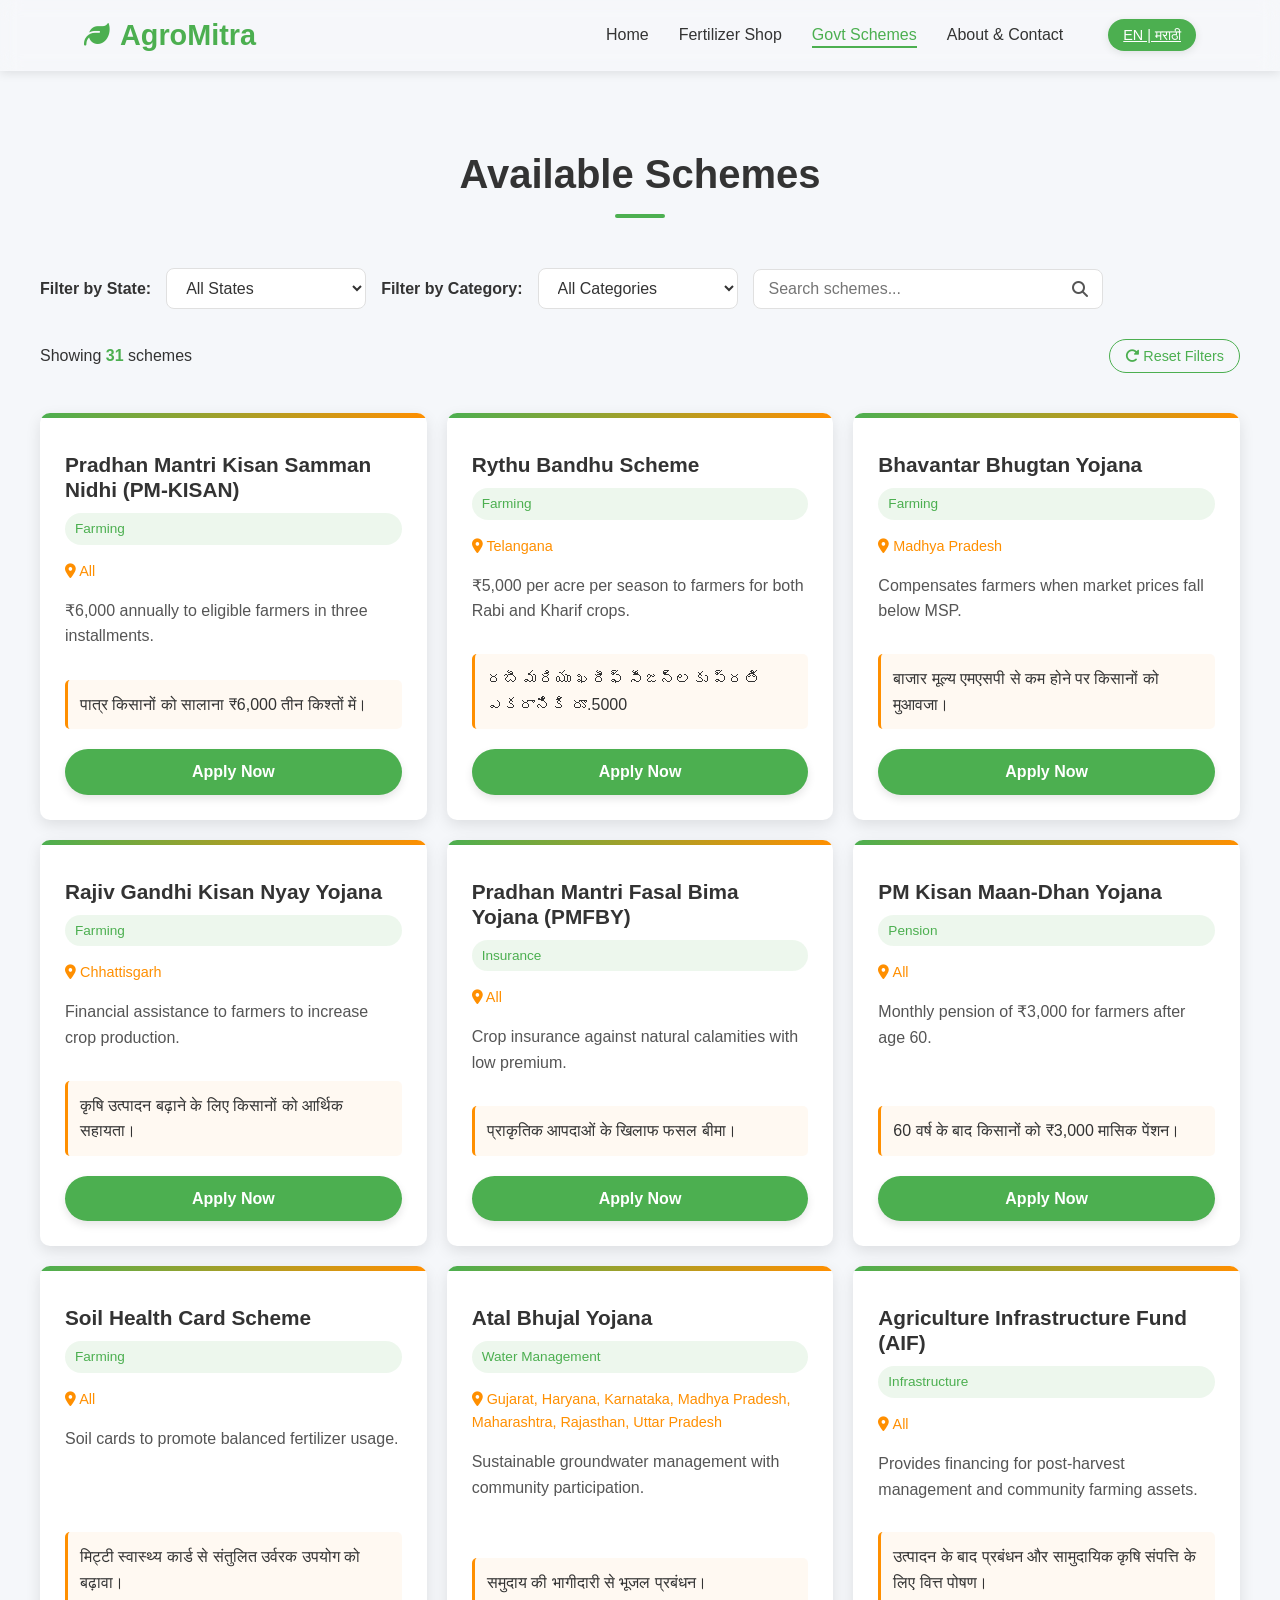
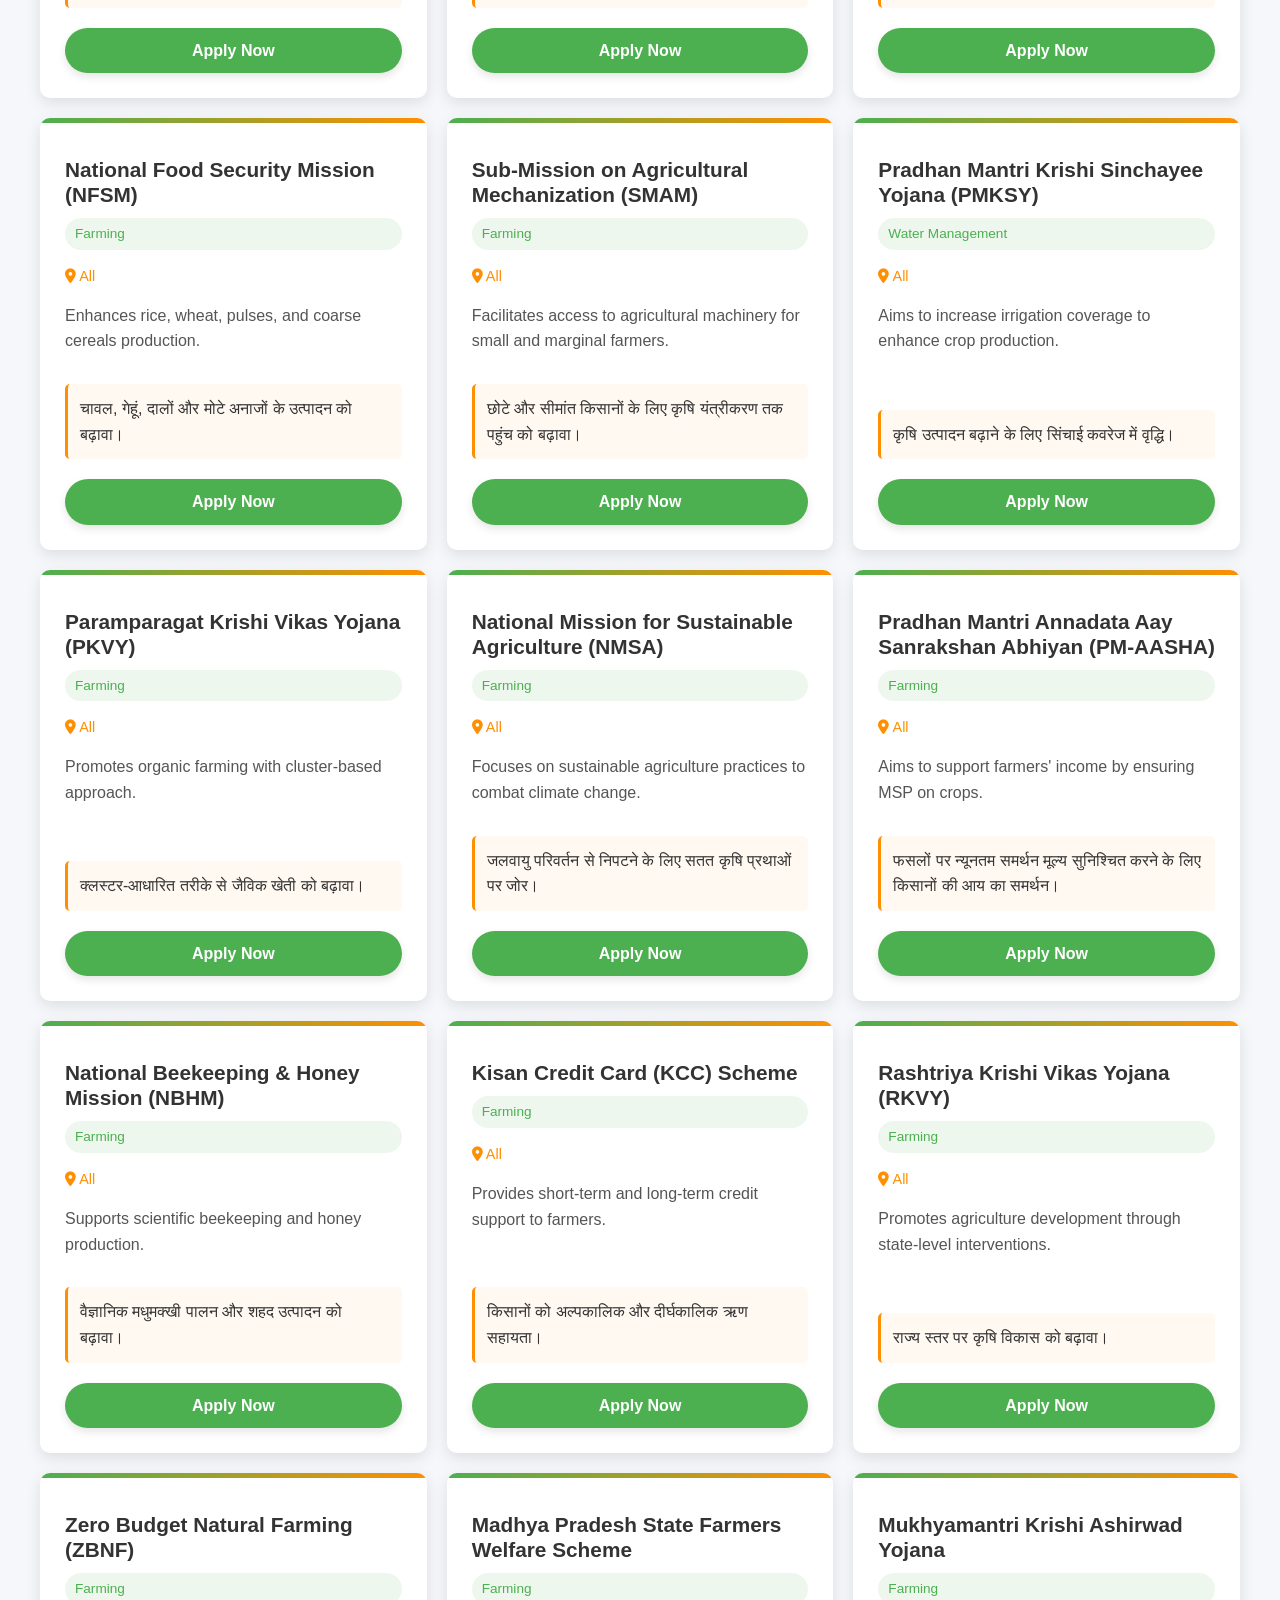
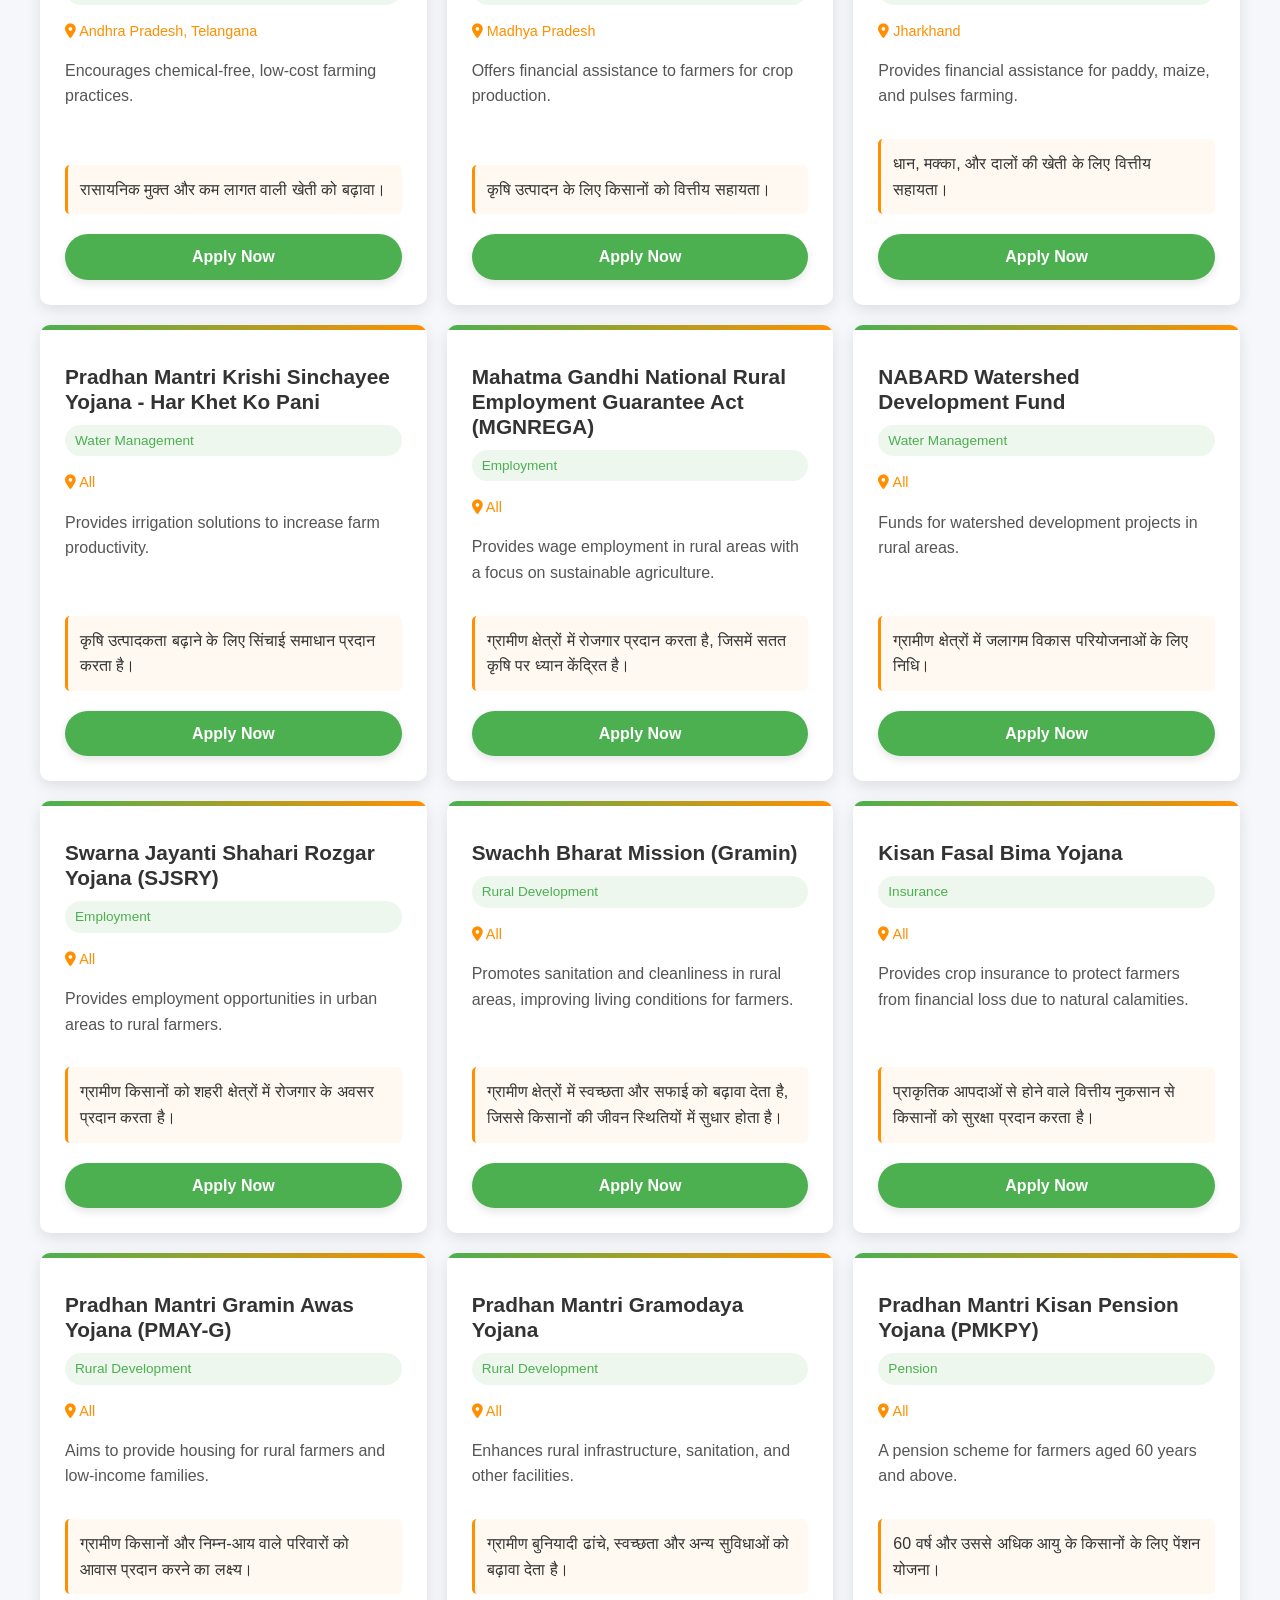
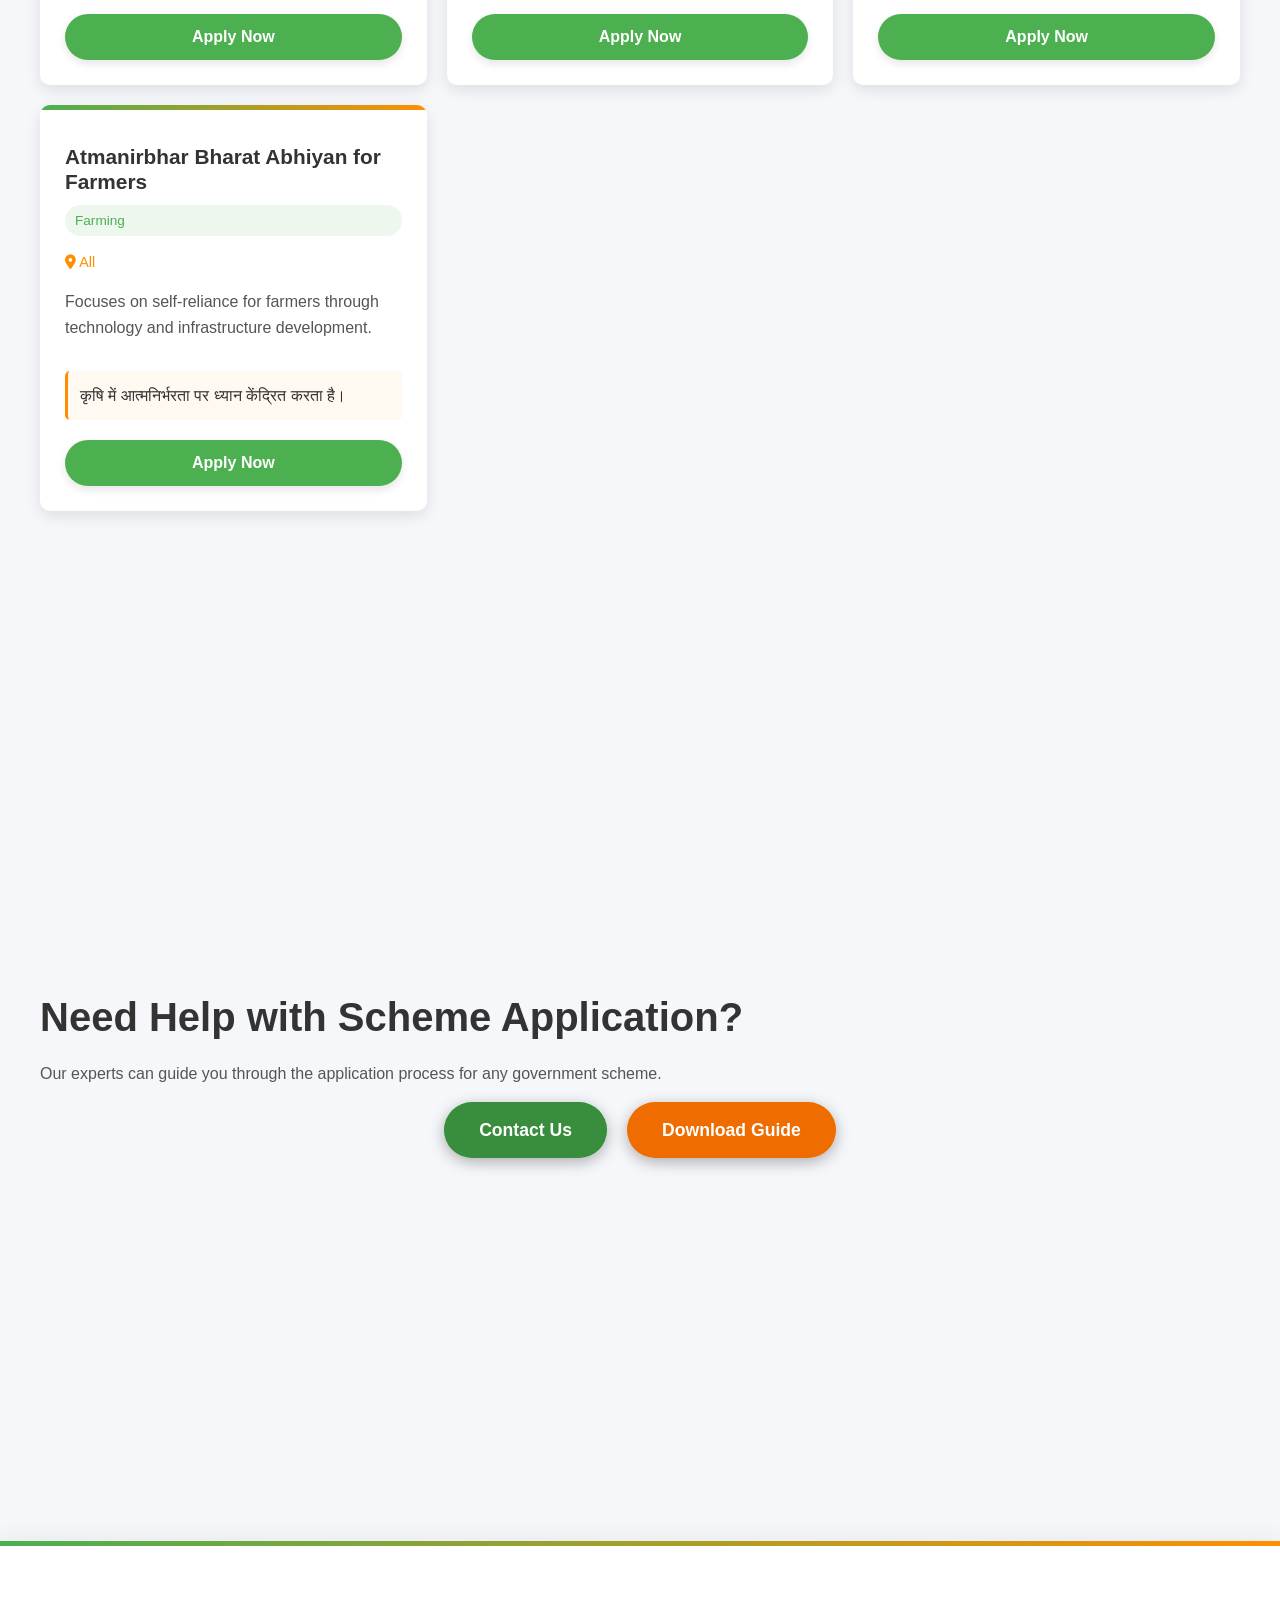
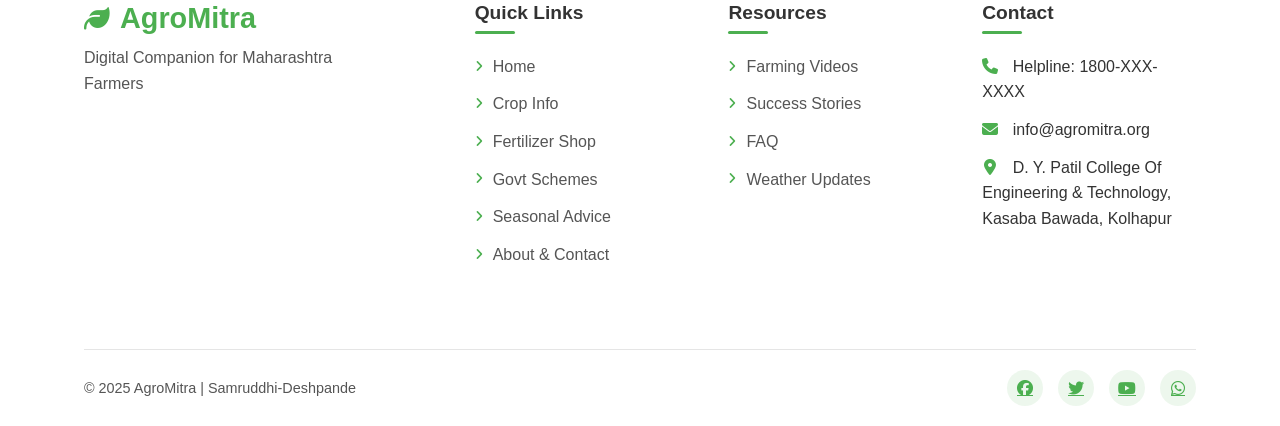
<file: govt-schemes.html>
<!DOCTYPE html>
<html lang="en">
<head>
    <meta charset="UTF-8">
    <meta name="viewport" content="width=device-width, initial-scale=1.0">
    <title>Government Schemes - AgroMitra</title>
    <link rel="stylesheet" href="styles.css">
    <link rel="stylesheet" href="https://cdnjs.cloudflare.com/ajax/libs/font-awesome/6.4.0/css/all.min.css">
    <script src="schemes.js"></script>
    <style>
        /* Scheme-specific styles */
        .schemes-container {
            display: grid;
            grid-template-columns: repeat(auto-fill, minmax(300px, 1fr));
            gap: 20px;
            margin-top: 40px;
        }
        
        .scheme-card {
            background-color: var(--bg-secondary);
            border-radius: 10px;
            padding: 25px;
            box-shadow: var(--card-shadow);
            transition: all 0.3s ease;
            display: flex;
            flex-direction: column;
            height: 100%;
            position: relative;
            overflow: hidden;
        }
        
        .scheme-card::before {
            content: '';
            position: absolute;
            top: 0;
            left: 0;
            width: 100%;
            height: 5px;
            background: linear-gradient(to right, var(--accent), var(--accent-second));
        }
        
        .scheme-card:hover {
            transform: translateY(-10px);
            box-shadow: 0 15px 30px rgba(0, 0, 0, 0.15);
        }
        
        .scheme-title {
            font-size: 1.3rem;
            margin-bottom: 10px;
            color: var(--text-primary);
            transition: all 0.3s ease;
        }
        
        .scheme-card:hover .scheme-title {
            color: var(--accent);
        }
        
        .scheme-category {
            display: inline-block;
            padding: 5px 10px;
            background-color: rgba(76, 175, 80, 0.1);
            color: var(--accent);
            border-radius: 20px;
            font-size: 0.85rem;
            font-weight: 500;
            margin-bottom: 15px;
        }
        
        .scheme-state {
            font-size: 0.9rem;
            color: var(--accent-second);
            margin-bottom: 15px;
            font-weight: 500;
        }
        
        .scheme-description {
            color: var(--text-secondary);
            margin-bottom: 20px;
            flex-grow: 1;
        }
        
        .scheme-link {
            display: inline-block;
            padding: 10px 20px;
            background-color: var(--accent);
            color: white;
            border-radius: 50px;
            text-decoration: none;
            font-weight: 600;
            transition: all 0.3s ease;
            text-align: center;
            box-shadow: 0 4px 8px rgba(0, 0, 0, 0.1);
        }
        
        .scheme-link:hover {
            background-color: var(--accent-hover);
            transform: translateY(-3px);
            box-shadow: 0 6px 12px rgba(0, 0, 0, 0.2);
        }
        
        .language-block {
            margin-top: 10px;
            padding: 12px;
            background-color: rgba(255, 143, 0, 0.05);
            border-left: 3px solid var(--accent-second);
            border-radius: 5px;
            margin-bottom: 15px;
        }
        
        .filter-container {
            margin-bottom: 30px;
            display: flex;
            flex-wrap: wrap;
            gap: 15px;
            align-items: center;
        }
        
        .filter-container select {
            padding: 10px 15px;
            border-radius: 8px;
            border: 1px solid var(--input-border);
            background-color: var(--input-bg);
            color: var(--text-primary);
            font-size: 1rem;
            min-width: 200px;
        }
        
        .filter-container label {
            font-weight: 600;
            color: var(--text-primary);
        }
        
        .search-box {
            flex-grow: 1;
            position: relative;
            max-width: 350px;
        }
        
        .search-box input {
            width: 100%;
            padding: 10px 40px 10px 15px;
            border-radius: 8px;
            border: 1px solid var(--input-border);
            background-color: var(--input-bg);
            color: var(--text-primary);
            font-size: 1rem;
        }
        
        .search-box i {
            position: absolute;
            right: 15px;
            top: 50%;
            transform: translateY(-50%);
            color: var(--text-secondary);
        }
        
        /* Additional style to fix spacing after removing hero */
        #hero {
            display: none; /* Hide the hero section */
        }
        
        #schemes {
            padding-top: var(--navbar-height); /* Start right after navbar */
            min-height: auto; /* Remove minimum height requirement */
        }
        
        /* Additional responsive styles */
        @media (max-width: 992px) {
            .schemes-container {
                grid-template-columns: repeat(auto-fill, minmax(280px, 1fr));
                gap: 15px;
            }
            
            .filter-container {
                flex-direction: column;
                align-items: flex-start;
            }
            
            .filter-container select, 
            .search-box {
                width: 100%;
                max-width: none;
                margin-bottom: 10px;
            }
            
            .schemes-info {
                flex-direction: column;
                align-items: flex-start;
                gap: 15px;
            }
            
            .cta-container {
                padding: 30px 20px;
            }
        }
        
        @media (max-width: 767px) {
            .section-title {
                font-size: 1.8rem;
            }
            
            .scheme-card {
                padding: 20px;
            }
            
            .scheme-title {
                font-size: 1.2rem;
            }
            
            .scheme-category {
                font-size: 0.8rem;
                padding: 4px 8px;
            }
            
            .cta-container h2 {
                font-size: 1.5rem;
            }
            
            .cta-container p {
                font-size: 0.95rem;
            }
        }
        
        @media (max-width: 480px) {
            .scheme-card::before {
                height: 4px;
            }
            
            .scheme-description {
                font-size: 0.9rem;
            }
            
            .language-block {
                padding: 10px;
                font-size: 0.9rem;
            }
            
            .scheme-link {
                width: 100%;
                text-align: center;
            }
            
            .cta-buttons {
                flex-direction: column;
                width: 100%;
            }
            
            .cta-button {
                width: 100%;
                margin: 5px 0;
                text-align: center;
            }
        }
    </style>
</head>
<body>
    <div class="theme-container">
        <!-- Navigation Bar -->
        <nav class="navbar">
            <div class="container nav-container">
                <div class="logo">AgroMitra</div>
                <input type="checkbox" id="nav-toggle" class="nav-toggle">
                <label for="nav-toggle" class="nav-toggle-label">
                    <span></span>
                </label>
                <ul class="nav-links">
                    <li><a href="index.html" class="nav-link">Home</a></li>
                    <li><a href="fertilizer-shop.html" class="nav-link">Fertilizer Shop</a></li>
                    <li><a href="govt-schemes.html" class="nav-link active">Govt Schemes</a></li>
                    <li><a href="about.html" class="nav-link">About & Contact</a></li>
                    <li class="language-switch">
                        <a href="#" class="lang-btn">EN | मराठी</a>
                    </li>
                </ul>
            </div>
        </nav>

        <!-- Schemes Section -->
        <section id="schemes" class="parallax-section">
            <div class="parallax-bg about-bg"></div>
            <div class="container section-content">
                <h2 class="section-title animate-on-scroll">Available Schemes</h2>
                
                <div class="filter-container animate-on-scroll" data-delay="200">
                    <label for="state-filter">Filter by State:</label>
                    <select id="state-filter" onchange="filterSchemes()">
                        <option value="all">All States</option>
                        <option value="Maharashtra">Maharashtra</option>
                        <option value="All">All India</option>
                        <option value="Madhya Pradesh">Madhya Pradesh</option>
                        <option value="Telangana">Telangana</option>
                        <option value="Chhattisgarh">Chhattisgarh</option>
                        <option value="Gujarat">Gujarat</option>
                        <option value="Haryana">Haryana</option>
                        <option value="Karnataka">Karnataka</option>
                        <option value="Rajasthan">Rajasthan</option>
                        <option value="Uttar Pradesh">Uttar Pradesh</option>
                        <option value="Jharkhand">Jharkhand</option>
                        <option value="Uttarakhand">Uttarakhand</option>
                        <option value="Assam">Assam</option>
                        <option value="Tamil Nadu">Tamil Nadu</option>
                    </select>
                    
                    <label for="category-filter">Filter by Category:</label>
                    <select id="category-filter" onchange="filterSchemes()">
                        <option value="all">All Categories</option>
                        <option value="Farming">Farming</option>
                        <option value="Insurance">Insurance</option>
                        <option value="Pension">Pension</option>
                        <option value="Water Management">Water Management</option>
                        <option value="Infrastructure">Infrastructure</option>
                        <option value="Employment">Employment</option>
                        <option value="Rural Development">Rural Development</option>
                    </select>
                    
                    <div class="search-box">
                        <input type="text" id="search-input" placeholder="Search schemes..." onkeyup="filterSchemes()">
                        <i class="fas fa-search"></i>
                    </div>
                </div>
                
                <div class="schemes-info animate-on-scroll" data-delay="300" style="display: flex; justify-content: space-between; align-items: center; margin-bottom: 20px;">
                    <div class="schemes-count">
                        Showing <span id="schemes-count" style="font-weight: bold; color: var(--accent);"></span> schemes
                    </div>
                    <button onclick="resetFilters()" class="reset-btn" style="background-color: transparent; border: 1px solid var(--accent); color: var(--accent); padding: 8px 15px; border-radius: 20px; cursor: pointer; font-size: 0.9rem;">
                        <i class="fas fa-redo-alt"></i> Reset Filters
                    </button>
                </div>
                
                <div id="schemes-container" class="schemes-container">
                    <!-- Schemes will be loaded dynamically with JavaScript -->
                </div>
            </div>
        </section>

        <!-- CTA Section -->
        <section id="cta" class="parallax-section">
            <div class="parallax-bg cta-bg"></div>
            <div class="container section-content">
                <div class="cta-container animate-on-scroll">
                    <h2>Need Help with Scheme Application?</h2>
                    <p>Our experts can guide you through the application process for any government scheme.</p>
                    <div class="cta-buttons">
                        <a href="about.html" class="cta-button">Contact Us</a>
                        <a href="#" class="cta-button secondary">Download Guide</a>
                    </div>
                </div>
            </div>
        </section>

        <!-- Footer -->
        <footer>
            <div class="container">
                <div class="footer-content">
                    <div class="footer-logo">
                        <h3>AgroMitra</h3>
                        <p>Digital Companion for Maharashtra Farmers</p>
                    </div>
                    <div class="footer-links">
                        <div class="footer-section">
                            <h4>Quick Links</h4>
                            <ul>
                                <li><a href="index.html">Home</a></li>
                                <li><a href="crop-info.html">Crop Info</a></li>
                                <li><a href="fertilizer-shop.html">Fertilizer Shop</a></li>
                                <li><a href="govt-schemes.html">Govt Schemes</a></li>
                                <li><a href="seasonal-advice.html">Seasonal Advice</a></li>
                                <li><a href="about.html">About & Contact</a></li>
                            </ul>
                        </div>
                        <div class="footer-section">
                            <h4>Resources</h4>
                            <ul>
                                <li><a href="#">Farming Videos</a></li>
                                <li><a href="#">Success Stories</a></li>
                                <li><a href="#">FAQ</a></li>
                                <li><a href="#">Weather Updates</a></li>
                            </ul>
                        </div>
                        <div class="footer-section">
                            <h4>Contact</h4>
                            <ul>
                                <li><i class="fas fa-phone"></i> Helpline: 1800-XXX-XXXX</li>
                                <li><i class="fas fa-envelope"></i> info@agromitra.org</li>
                                <li><i class="fas fa-map-marker-alt"></i> D. Y. Patil College Of Engineering & Technology, Kasaba Bawada, Kolhapur</li>
                            </ul>
                        </div>
                    </div>
                </div>
                <div class="footer-bottom">
                    <p>&copy; 2025 AgroMitra | Samruddhi-Deshpande</p>
                    <div class="social-links">
                        <a href="#" class="social-link"><i class="fab fa-facebook"></i></a>
                        <a href="#" class="social-link"><i class="fab fa-twitter"></i></a>
                        <a href="#" class="social-link"><i class="fab fa-youtube"></i></a>
                        <a href="#" class="social-link"><i class="fab fa-whatsapp"></i></a>
                    </div>
                </div>
            </div>
        </footer>
    </div>

    <!-- Script for schemes data and filtering functionality -->
    <script>
        document.addEventListener('DOMContentLoaded', function() {
            // Load schemes on page load
            displaySchemes(window.governmentSchemes);
            
            // Setup animation observers
            const animateElements = document.querySelectorAll('.animate-on-scroll');
            
            const observer = new IntersectionObserver((entries) => {
                entries.forEach(entry => {
                    if (entry.isIntersecting) {
                        entry.target.classList.add('animate');
                        observer.unobserve(entry.target);
                    }
                });
            }, { threshold: 0.1 });
            
            animateElements.forEach(element => {
                observer.observe(element);
            });
            
            // Add event listeners to filter controls
            document.getElementById('state-filter').addEventListener('change', filterSchemes);
            document.getElementById('category-filter').addEventListener('change', filterSchemes);
            document.getElementById('search-input').addEventListener('input', filterSchemes);
        });
        
        function displaySchemes(schemesToDisplay) {
            const container = document.getElementById('schemes-container');
            container.innerHTML = '';
            
            if (schemesToDisplay.length === 0) {
                container.innerHTML = `
                    <div class="no-schemes" style="grid-column: 1 / -1; text-align: center; padding: 50px 20px; background-color: var(--bg-secondary); border-radius: 10px; box-shadow: var(--card-shadow);">
                        <i class="fas fa-search" style="font-size: 3rem; color: var(--accent); margin-bottom: 20px;"></i>
                        <h3>No Schemes Found</h3>
                        <p>No schemes match your current filter criteria. Please try adjusting your filters.</p>
                        <button onclick="resetFilters()" style="margin-top: 20px; padding: 10px 25px; background-color: var(--accent); color: white; border: none; border-radius: 50px; cursor: pointer; font-weight: 600;">Reset Filters</button>
                    </div>
                `;
                return;
            }
            
            schemesToDisplay.forEach(scheme => {
                const schemeCard = document.createElement('div');
                schemeCard.className = 'scheme-card animate-on-scroll';
                
                // Determine if scheme has a local language translation
                let languageBlock = '';
                if (scheme.language && Object.keys(scheme.language).length > 0) {
                    const langKey = Object.keys(scheme.language)[0];
                    languageBlock = `
                        <div class="language-block">
                            ${scheme.language[langKey]}
                        </div>
                    `;
                }
                
                schemeCard.innerHTML = `
                    <h3 class="scheme-title">${scheme.title}</h3>
                    <div class="scheme-category">${scheme.category}</div>
                    <div class="scheme-state"><i class="fas fa-map-marker-alt"></i> ${scheme.state}</div>
                    <p class="scheme-description">${scheme.description}</p>
                    ${languageBlock}
                    <a href="${scheme.applyLink}" target="_blank" class="scheme-link">Apply Now</a>
                `;
                
                container.appendChild(schemeCard);
            });
            
            // Update the number of schemes displayed
            const schemesCount = document.getElementById('schemes-count');
            if (schemesCount) {
                schemesCount.textContent = schemesToDisplay.length;
            }
        }
        
        function resetFilters() {
            document.getElementById('state-filter').value = 'all';
            document.getElementById('category-filter').value = 'all';
            document.getElementById('search-input').value = '';
            filterSchemes();
        }
        
        function filterSchemes() {
            const stateFilter = document.getElementById('state-filter').value;
            const categoryFilter = document.getElementById('category-filter').value;
            const searchTerm = document.getElementById('search-input').value.toLowerCase();
            
            // Filter schemes based on selected criteria
            const filteredSchemes = window.governmentSchemes.filter(scheme => {
                // State filter
                const stateMatch = stateFilter === 'all' || 
                                  scheme.state === stateFilter || 
                                  scheme.state.includes(stateFilter) ||
                                  (stateFilter === 'Maharashtra' && scheme.state.includes('Maharashtra'));
                
                // Category filter
                const categoryMatch = categoryFilter === 'all' || scheme.category === categoryFilter;
                
                // Search term
                const searchMatch = searchTerm === '' || 
                                   scheme.title.toLowerCase().includes(searchTerm) || 
                                   scheme.description.toLowerCase().includes(searchTerm);
                
                return stateMatch && categoryMatch && searchMatch;
            });
            
            displaySchemes(filteredSchemes);
        }
    </script>

    <!-- Script for parallax effect and animations (pure CSS approach with minimal JS) -->
    <script>
        document.addEventListener('DOMContentLoaded', function() {
            // Active nav link on scroll
            const sections = document.querySelectorAll('section');
            const navLinks = document.querySelectorAll('.nav-link');
            
            window.addEventListener('scroll', () => {
                let current = '';
                sections.forEach(section => {
                    const sectionTop = section.offsetTop;
                    const sectionHeight = section.clientHeight;
                    if (pageYOffset >= sectionTop - sectionHeight / 3) {
                        current = section.getAttribute('id');
                    }
                });
                
                navLinks.forEach(link => {
                    link.classList.remove('active');
                    if (link.getAttribute('href') === 'govt-schemes.html') {
                        link.classList.add('active');
                    }
                });
            });
        });
    </script>
    

</body>
</html>
</file>
<file: styles.css>
/* === Variables === */
:root {
    /* Light theme (default) */
    --bg-primary: #f5f7fa;
    --bg-secondary: #ffffff;
    --text-primary: #333333;
    --text-secondary: #555555;
    --accent: #4caf50;
    --accent-hover: #388e3c;
    --accent-second: #ff8f00;
    --accent-second-hover: #ef6c00;
    --card-shadow: 0 5px 15px rgba(0, 0, 0, 0.1);
    --input-bg: #ffffff;
    --input-border: #e0e0e0;
    
    /* Parallax and animation variables */
    --transition-speed: 0.3s;
    --animation-timing: cubic-bezier(0.25, 0.46, 0.45, 0.94);
    --parallax-depth: 0.1;
    
    /* Navbar variables */
    --navbar-height: 70px;
    --navbar-bg: rgba(255, 255, 255, 0.1);
    --navbar-bg-dark: rgba(18, 18, 18, 0.1);
    --navbar-shadow: 0 2px 10px rgba(0, 0, 0, 0.1);
}

/* === Base Styles === */
* {
    margin: 0;
    padding: 0;
    box-sizing: border-box;
    transition: background-color 0.3s ease, color 0.3s ease;
}

body {
    font-family: 'Inter', 'Segoe UI', Roboto, Arial, sans-serif;
    line-height: 1.6;
    color: var(--text-primary);
    background-color: var(--bg-primary);
    overflow-x: hidden;
}

/* === Theme Switcher with CSS-only approach === */
.theme-toggle {
    position: absolute;
    opacity: 0;
    z-index: -1; /* Hide the checkbox but keep it functional */
}

/* The container that wraps all content */
.theme-container {
    width: 100%;
    min-height: 100vh;
    background-color: var(--bg-primary);
    color: var(--text-primary);
    transition: all 0.3s ease;
    position: relative;
    overflow-x: hidden;
}

/* Dark theme styles applied when the checkbox is checked */
.theme-toggle:checked ~ .theme-container {
    --bg-primary: #121212;
    --bg-secondary: #1e1e1e;
    --text-primary: #f8f9fa;
    --text-secondary: #bbbbbb;
    --accent: #66bb6a;
    --accent-hover: #81c784;
    --accent-second: #ffa726;
    --accent-second-hover: #ffb74d;
    --card-shadow: 0 5px 15px rgba(0, 0, 0, 0.5);
    --input-bg: #333333;
    --input-border: #444444;
    --navbar-bg: rgba(18, 18, 18, 0.1);
}

/* === Navbar Styles === */
.navbar {
    position: fixed;
    top: 0;
    left: 0;
    width: 100%;
    background-color: var(--navbar-bg);
    box-shadow: var(--navbar-shadow);
    z-index: 1000;
    transition: all var(--transition-speed) ease;
    backdrop-filter: blur(10px);
    -webkit-backdrop-filter: blur(10px);
    border-bottom: 1px solid rgba(255, 255, 255, 0.1);
}

.nav-container {
    display: flex;
    justify-content: space-between;
    align-items: center;
    height: var(--navbar-height);
}

.logo {
    font-size: 1.8rem;
    font-weight: 700;
    color: var(--accent);
    text-decoration: none;
    display: flex;
    align-items: center;
    transition: all 0.3s ease;
}

.logo::before {
    content: "\f06c"; /* Leaf icon */
    font-family: "Font Awesome 5 Free";
    font-weight: 900;
    margin-right: 10px;
    font-size: 1.6rem;
    color: var(--accent);
}

.logo:hover {
    transform: scale(1.05);
}

.nav-toggle {
    display: none;
}

.nav-toggle-label {
    display: none;
    cursor: pointer;
}

.nav-toggle-label span,
.nav-toggle-label span::before,
.nav-toggle-label span::after {
    display: block;
    background: var(--text-primary);
    height: 2px;
    width: 26px;
    position: relative;
    transition: all var(--transition-speed) ease;
}

.nav-toggle-label span::before,
.nav-toggle-label span::after {
    content: '';
    position: absolute;
}

.nav-toggle-label span::before {
    bottom: 8px;
}

.nav-toggle-label span::after {
    top: 8px;
}

.nav-links {
    display: flex;
    list-style: none;
    gap: 30px;
    align-items: center;
}

.nav-link {
    color: var(--text-primary);
    text-decoration: none;
    font-weight: 500;
    font-size: 1rem;
    padding: 5px 0;
    position: relative;
    transition: all var(--transition-speed) ease;
}

.nav-link::after {
    content: '';
    position: absolute;
    bottom: 0;
    left: 0;
    width: 0;
    height: 2px;
    background: var(--accent);
    transition: width var(--transition-speed) ease;
}

.nav-link:hover {
    color: var(--accent);
}

.nav-link:hover::after {
    width: 100%;
}

.nav-link.active {
    color: var(--accent);
}

.nav-link.active::after {
    width: 100%;
}

/* Mobile Navigation Styles */
@media (max-width: 992px) {
    .nav-toggle-label {
        display: block;
        padding: 20px;
        position: relative;
        z-index: 1001;
    }
    
    .nav-links {
        position: absolute;
        top: 100%;
        left: 0;
        right: 0;
        background-color: rgba(255, 255, 255, 0.1);
        backdrop-filter: blur(10px);
        -webkit-backdrop-filter: blur(10px);
        flex-direction: column;
        align-items: flex-start;
        gap: 0;
        height: 0;
        overflow: hidden;
        transition: height 0.3s ease;
        box-shadow: 0 5px 15px rgba(0, 0, 0, 0.1);
        border-bottom: 1px solid rgba(255, 255, 255, 0.1);
    }
    
    #nav-toggle:checked ~ .nav-links {
        height: auto;
        padding: 20px 0;
    }
    
    .nav-links li {
        width: 100%;
        padding: 0 20px;
    }
    
    .nav-link {
        display: block;
        padding: 12px 0;
        border-bottom: 1px solid rgba(255, 255, 255, 0.05);
    }
    
    .language-switch {
        margin: 15px 0 0 20px;
    }
    
    /* Hamburger animation */
    #nav-toggle:checked ~ .nav-toggle-label span {
        background: transparent;
    }
    
    #nav-toggle:checked ~ .nav-toggle-label span::before {
        transform: rotate(45deg);
        bottom: 0;
    }
    
    #nav-toggle:checked ~ .nav-toggle-label span::after {
        transform: rotate(-45deg);
        top: 0;
    }
}

.language-switch {
    margin-left: 15px;
}

.lang-btn {
    background-color: var(--accent);
    color: white;
    padding: 8px 15px;
    border-radius: 50px;
    font-size: 0.9rem;
    font-weight: 500;
    transition: all 0.3s ease;
    box-shadow: 0 2px 8px rgba(0, 0, 0, 0.1);
}

.lang-btn:hover {
    background-color: var(--accent-hover);
    transform: translateY(-3px);
    box-shadow: 0 4px 12px rgba(0, 0, 0, 0.15);
    color: white;
}

/* === Container and Section Styles === */
.container {
    width: 90%;
    max-width: 1200px;
    margin: 0 auto;
    padding: 0 20px;
}

section {
    padding: var(--navbar-height) 0 0;
}

/* === Typography === */
h1, h2, h3, h4, h5, h6 {
    margin-bottom: 20px;
    font-weight: 700;
    line-height: 1.2;
    color: var(--text-primary);
}

h1 {
    font-size: 3.5rem;
}

h2 {
    font-size: 2.5rem;
}

h3 {
    font-size: 1.75rem;
}

p {
    margin-bottom: 15px;
    color: var(--text-secondary);
}

.section-title {
    text-align: center;
    margin-bottom: 50px;
    position: relative;
    padding-bottom: 20px;
}

.section-title::after {
    content: '';
    position: absolute;
    left: 50%;
    bottom: 0;
    transform: translateX(-50%);
    height: 4px;
    width: 50px;
    background-color: var(--accent);
    border-radius: 2px;
}

/* === Theme Switcher UI === */
.theme-switch-wrapper {
    position: fixed;
    top: 20px;
    right: 20px;
    z-index: 1000;
}

.theme-switch {
    display: inline-block;
    position: relative;
    width: 60px;
    height: 34px;
    cursor: pointer;
}

.slider {
    position: absolute;
    cursor: pointer;
    top: 0;
    left: 0;
    right: 0;
    bottom: 0;
    background-color: var(--bg-secondary);
    transition: .4s;
    display: flex;
    align-items: center;
    justify-content: space-between;
    padding: 0 6px;
    box-shadow: 0 2px 5px rgba(0, 0, 0, 0.2);
}

.slider .fa-sun {
    color: #f1c40f;
    font-size: 16px;
    margin-left: auto;
}

.slider .fa-moon {
    color: #9b59b6;
    font-size: 14px;
    margin-right: auto;
}

.slider:before {
    position: absolute;
    content: "";
    height: 26px;
    width: 26px;
    left: 4px;
    bottom: 4px;
    background-color: white;
    transition: .4s;
    z-index: 2;
}

/* Move the slider button when the checkbox is checked */
.theme-toggle:checked ~ .theme-container .slider:before {
    transform: translateX(26px);
}

.slider.round {
    border-radius: 34px;
}

.slider.round:before {
    border-radius: 50%;
}

/* === Parallax Sections === */
.parallax-section {
    position: relative;
    min-height: 100vh;
    display: flex;
    align-items: center;
    justify-content: center;
    overflow: hidden;
}

.parallax-bg {
    position: absolute;
    top: 0;
    left: 0;
    width: 100%;
    height: 100%;
    z-index: -1;
    background-size: cover;
    background-position: center;
    background-repeat: no-repeat;
    transform: translateZ(0);
    will-change: transform;
}

.hero-bg {
    background: linear-gradient(rgba(0, 0, 0, 0.5), rgba(0, 0, 0, 0.3)), url('https://images.unsplash.com/photo-1500382017468-9049fed747ef?ixlib=rb-4.0.3&auto=format&fit=crop&w=1600&q=80');
    background-size: cover;
    background-position: center;
    background-attachment: fixed;
}

.about-bg {
    background: linear-gradient(rgba(0, 0, 0, 0.1), rgba(0, 0, 0, 0.1)), url('https://images.unsplash.com/photo-1625246333195-78d9c38ad449?ixlib=rb-4.0.3&auto=format&fit=crop&w=1600&q=80');
    background-size: cover;
    background-position: center;
    background-attachment: fixed;
    opacity: 0.1;
}

.features-bg {
    background: linear-gradient(rgba(0, 0, 0, 0.1), rgba(0, 0, 0, 0.1)), url('https://images.unsplash.com/photo-1464226184884-fa280b87c399?ixlib=rb-4.0.3&auto=format&fit=crop&w=1600&q=80');
    background-size: cover;
    background-position: center;
    background-attachment: fixed;
    opacity: 0.1;
}

.testimonials-bg {
    background: linear-gradient(rgba(0, 0, 0, 0.2), rgba(0, 0, 0, 0.2)), url('https://images.unsplash.com/photo-1523741543316-beb7fc7023d8?ixlib=rb-4.0.3&auto=format&fit=crop&w=1600&q=80');
    background-size: cover;
    background-position: center;
    background-attachment: fixed;
    opacity: 0.1;
}

.updates-bg {
    background: linear-gradient(rgba(0, 0, 0, 0.1), rgba(0, 0, 0, 0.1)), url('https://images.unsplash.com/photo-1605000797499-95a51c5269ae?ixlib=rb-4.0.3&auto=format&fit=crop&w=1600&q=80');
    background-size: cover;
    background-position: center;
    background-attachment: fixed;
    opacity: 0.1;
}

.cta-bg {
    background: linear-gradient(rgba(0, 0, 0, 0.6), rgba(0, 0, 0, 0.6)), url('https://images.unsplash.com/photo-1500382017468-9049fed747ef?ixlib=rb-4.0.3&auto=format&fit=crop&w=1600&q=80');
    background-size: cover;
    background-position: center;
    background-attachment: fixed;
}

.section-content {
    position: relative;
    z-index: 1;
    padding: 80px 0;
    width: 100%;
}

/* === Scroll Animation Styles === */
.animate-on-scroll {
    opacity: 0;
    transform: translateY(30px);
    transition: opacity 0.8s var(--animation-timing), transform 0.8s var(--animation-timing);
}

.animate-on-scroll[data-delay="100"] {
    transition-delay: 0.1s;
}

.animate-on-scroll[data-delay="200"] {
    transition-delay: 0.2s;
}

.animate-on-scroll[data-delay="300"] {
    transition-delay: 0.3s;
}

.animate-on-scroll[data-delay="400"] {
    transition-delay: 0.4s;
}

.animate-on-scroll[data-delay="500"] {
    transition-delay: 0.5s;
}

.animate-on-scroll[data-delay="600"] {
    transition-delay: 0.6s;
}

.animate-on-scroll.animate {
    opacity: 1;
    transform: translateY(0);
}

/* === Hero Section === */
#hero {
    height: 100vh;
    display: flex;
    align-items: center;
    text-align: center;
    position: relative;
    overflow: hidden;
    padding-top: 0;
}

#hero .section-content {
    padding: 0;
}

#hero h1 {
    font-size: 4.5rem;
    margin-bottom: 10px;
    color: var(--accent);
    text-shadow: 0 2px 10px rgba(0, 0, 0, 0.5);
}

#hero h2 {
    font-size: 2rem;
    margin-bottom: 30px;
    color: rgb(64, 159, 32);
    text-shadow: 0 2px 10px rgba(0, 0, 0, 0.3);
}

#hero p {
    color: rgba(149, 169, 0, 0.9);
    font-size: 1.2rem;
    max-width: 700px;
    margin: 0 auto 40px;
    text-shadow: 0 2px 10px rgba(0, 0, 0, 0.3);
}

.cta-buttons {
    display: flex;
    justify-content: center;
    gap: 20px;
    flex-wrap: wrap;
}

.cta-button {
    display: inline-block;
    padding: 14px 35px;
    background-color: var(--accent);
    color: white;
    border-radius: 50px;
    font-weight: 600;
    font-size: 1.1rem;
    transition: all 0.5s cubic-bezier(0.19, 1, 0.22, 1);
    box-shadow: 0 4px 15px rgba(0, 0, 0, 0.3);
    position: relative;
    overflow: hidden;
    z-index: 1;
    text-decoration: none;
}

.cta-button::after {
    content: '';
    position: absolute;
    bottom: 0;
    left: 0;
    width: 100%;
    height: 100%;
    background-color: var(--accent-hover);
    border-radius: 50px;
    z-index: -2;
}

.cta-button::before {
    content: '';
    position: absolute;
    bottom: 0;
    left: 0;
    width: 0%;
    height: 100%;
    background-color: var(--accent-second);
    transition: all 0.5s cubic-bezier(0.19, 1, 0.22, 1);
    border-radius: 50px;
    z-index: -1;
}

.cta-button:hover {
    color: white;
    transform: translateY(-5px);
    box-shadow: 0 10px 25px rgba(0, 0, 0, 0.4);
}

.cta-button:hover::before {
    width: 100%;
}

.cta-button.secondary {
    background-color: var(--accent-second);
}

.cta-button.secondary::after {
    background-color: var(--accent-second-hover);
}

.cta-button.secondary::before {
    background-color: var(--accent);
}

/* === About Portal Section === */
#about-portal {
    background-color: var(--bg-primary);
}

.about-content {
    display: flex;
    align-items: center;
    gap: 50px;
}

.about-image {
    flex: 1;
    display: flex;
    justify-content: center;
    perspective: 1000px;
}

.portal-img {
    width: 300px;
    height: 300px;
    border-radius: 20px;
    background-color: var(--accent);
    background-image: url('hero-image.jpg');
    background-size: cover;
    background-position: center;
    position: relative;
    overflow: hidden;
    box-shadow: 0 10px 30px rgba(0, 0, 0, 0.15);
    transition: all 0.5s cubic-bezier(0.19, 1, 0.22, 1);
    transform-style: preserve-3d;
}

.portal-img:hover {
    transform: rotateY(-10deg) rotateX(5deg);
    box-shadow: 20px 20px 30px rgba(0, 0, 0, 0.2);
}

.portal-img::before {
    content: '';
    position: absolute;
    top: 0;
    left: 0;
    right: 0;
    bottom: 0;
    background: linear-gradient(135deg, rgba(76, 175, 80, 0.4), rgba(255, 143, 0, 0.3));
    z-index: 1;
}

.about-text {
    flex: 1;
}

.about-text p {
    font-size: 1.1rem;
    transform: translateZ(0);
    transition: all 0.3s ease;
}

.about-text p:hover {
    transform: translateX(10px);
    color: var(--accent);
}

[lang="mr"] {
    font-style: italic;
    display: inline-block;
    margin-right: 5px;
    color: var(--accent-second);
    font-weight: 500;
}

/* === Features Section === */
#features {
    background-color: var(--bg-secondary);
}

.features-grid {
    display: grid;
    grid-template-columns: repeat(auto-fit, minmax(280px, 1fr));
    gap: 30px;
}

.feature-card {
    background-color: var(--bg-primary);
    border-radius: 10px;
    padding: 30px;
    box-shadow: var(--card-shadow);
    transition: all 0.3s ease;
    text-align: center;
    position: relative;
    overflow: hidden;
    z-index: 1;
}

.feature-card::before {
    content: '';
    position: absolute;
    top: 0;
    left: 0;
    width: 100%;
    height: 5px;
    background: linear-gradient(to right, var(--accent), var(--accent-second));
}

.feature-card:hover {
    transform: translateY(-15px);
    box-shadow: 0 15px 30px rgba(0, 0, 0, 0.15);
}

.feature-icon {
    width: 70px;
    height: 70px;
    background-color: rgba(76, 175, 80, 0.1);
    border-radius: 50%;
    display: flex;
    align-items: center;
    justify-content: center;
    margin: 0 auto 20px;
    transition: all 0.3s ease;
}

.feature-card:hover .feature-icon {
    transform: scale(1.15) rotate(10deg);
    background-color: rgba(76, 175, 80, 0.2);
}

.feature-icon i {
    font-size: 32px;
    color: var(--accent);
}

.feature-card h3 {
    font-size: 1.5rem;
    margin-bottom: 15px;
    color: var(--text-primary);
    transition: all 0.3s ease;
}

.feature-card:hover h3 {
    color: var(--accent);
}

.feature-card p {
    font-size: 1rem;
    margin-bottom: 20px;
    color: var(--text-secondary);
}

.feature-link {
    display: inline-block;
    color: var(--accent);
    font-weight: 600;
    font-size: 1rem;
    text-decoration: none;
    transition: all 0.3s ease;
}

.feature-link i {
    margin-left: 5px;
    transition: transform 0.3s ease;
}

.feature-link:hover {
    color: var(--accent-second);
}

.feature-link:hover i {
    transform: translateX(5px);
}

/* === Testimonials Section === */
#testimonials {
    background-color: var(--bg-primary);
    position: relative;
}

.testimonials-container {
    display: grid;
    grid-template-columns: repeat(auto-fit, minmax(300px, 1fr));
    gap: 30px;
    margin-top: 40px;
}

.testimonial {
    background-color: var(--bg-secondary);
    border-radius: 15px;
    overflow: hidden;
    box-shadow: var(--card-shadow);
    transition: all 0.3s ease;
    height: 100%;
    display: flex;
    flex-direction: column;
    position: relative;
}

.testimonial:hover {
    transform: translateY(-10px);
    box-shadow: 0 15px 30px rgba(0, 0, 0, 0.15);
}

.testimonial::before {
    content: '\f10d';
    font-family: 'Font Awesome 5 Free';
    font-weight: 900;
    position: absolute;
    top: 20px;
    left: 20px;
    font-size: 2rem;
    color: rgba(76, 175, 80, 0.1);
    z-index: 0;
}

.testimonial-content {
    padding: 30px;
    flex-grow: 1;
    display: flex;
    flex-direction: column;
    position: relative;
    z-index: 1;
}

.testimonial-content p {
    font-size: 1.1rem;
    margin-bottom: 20px;
    font-style: italic;
    color: var(--text-secondary);
    line-height: 1.7;
    flex-grow: 1;
}

.testimonial-author {
    display: flex;
    align-items: center;
    border-top: 1px solid rgba(0,0,0,0.05);
    padding-top: 20px;
    margin-top: auto;
}

.author-img {
    width: 60px;
    height: 60px;
    border-radius: 50%;
    background-size: cover;
    background-position: center;
    margin-right: 15px;
    border: 3px solid var(--accent);
}

.farmer-1 {
    background-image: url('https://images.unsplash.com/photo-1569235186275-626cb53b83ce?ixlib=rb-4.0.3&auto=format&fit=crop&w=300&q=80');
}

.farmer-2 {
    background-image: url('https://images.unsplash.com/photo-1610216705422-caa3fcb6d158?ixlib=rb-4.0.3&auto=format&fit=crop&w=300&q=80');
}

.farmer-3 {
    background-image: url('https://images.unsplash.com/photo-1592023031338-63446e094e2d?ixlib=rb-4.0.3&auto=format&fit=crop&w=300&q=80');
}

.author-info {
    flex: 1;
}

.author-info h4 {
    font-size: 1.2rem;
    margin-bottom: 5px;
    color: var(--text-primary);
}

.author-info p {
    font-size: 0.9rem;
    margin: 0;
    color: var(--accent);
    font-style: normal;
}

.testimonial-tag {
    position: absolute;
    top: 0;
    right: 0;
    background: linear-gradient(135deg, var(--accent), var(--accent-second));
    color: white;
    padding: 8px 15px;
    font-size: 0.9rem;
    font-weight: 600;
    border-bottom-left-radius: 15px;
}

/* === End Testimonials === */

/* === Footer Styles === */
footer {
    background-color: var(--bg-secondary);
    color: var(--text-primary);
    padding: 60px 0 20px;
    position: relative;
    margin-top: 50px;
    box-shadow: 0 -5px 20px rgba(0, 0, 0, 0.05);
}

footer::before {
    content: '';
    position: absolute;
    top: 0;
    left: 0;
    width: 100%;
    height: 5px;
    background: linear-gradient(to right, var(--accent), var(--accent-second));
}

.footer-content {
    display: flex;
    flex-wrap: wrap;
    justify-content: space-between;
    margin-bottom: 40px;
}

.footer-logo {
    flex: 1;
    min-width: 250px;
    margin-right: 30px;
    margin-bottom: 30px;
}

.footer-logo h3 {
    font-size: 1.8rem;
    margin-bottom: 10px;
    color: var(--accent);
    position: relative;
    display: inline-block;
}

.footer-logo h3::before {
    content: "\f06c"; /* Leaf icon */
    font-family: "Font Awesome 5 Free";
    font-weight: 900;
    margin-right: 10px;
    font-size: 1.6rem;
    color: var(--accent);
}

.footer-logo p {
    font-size: 1rem;
    margin-bottom: 20px;
    max-width: 300px;
}

.footer-links {
    display: flex;
    flex-wrap: wrap;
    flex: 2;
    gap: 40px;
}

.footer-section {
    flex: 1;
    min-width: 180px;
    margin-bottom: 30px;
}

.footer-section h4 {
    font-size: 1.2rem;
    margin-bottom: 20px;
    position: relative;
    padding-bottom: 10px;
    color: var(--text-primary);
}

.footer-section h4::after {
    content: '';
    position: absolute;
    left: 0;
    bottom: 0;
    width: 40px;
    height: 3px;
    background-color: var(--accent);
    border-radius: 2px;
}

.footer-section ul {
    list-style: none;
    padding: 0;
}

.footer-section ul li {
    margin-bottom: 12px;
}

.footer-section ul li a {
    color: var(--text-secondary);
    text-decoration: none;
    transition: all 0.3s ease;
    position: relative;
    padding-left: 18px;
    display: inline-block;
}

.footer-section ul li a::before {
    content: "\f105"; /* Arrow icon */
    font-family: "Font Awesome 5 Free";
    font-weight: 900;
    position: absolute;
    left: 0;
    top: 50%;
    transform: translateY(-50%);
    color: var(--accent);
    font-size: 0.8rem;
    transition: all 0.3s ease;
}

.footer-section ul li a:hover {
    color: var(--accent);
    transform: translateX(5px);
}

.footer-section ul li a:hover::before {
    color: var(--accent-second);
}

.footer-section ul li i {
    margin-right: 10px;
    color: var(--accent);
    width: 16px;
    text-align: center;
}

.footer-bottom {
    border-top: 1px solid rgba(0, 0, 0, 0.1);
    padding-top: 20px;
    display: flex;
    justify-content: space-between;
    align-items: center;
    flex-wrap: wrap;
    gap: 20px;
}

.footer-bottom p {
    font-size: 0.9rem;
    margin: 0;
}

.social-links {
    display: flex;
    gap: 15px;
}

.social-link {
    width: 36px;
    height: 36px;
    border-radius: 50%;
    background-color: rgba(76, 175, 80, 0.1);
    display: flex;
    align-items: center;
    justify-content: center;
    color: var(--accent);
    transition: all 0.3s ease;
}

.social-link:hover {
    background-color: var(--accent);
    color: white;
    transform: translateY(-5px);
    box-shadow: 0 5px 10px rgba(0, 0, 0, 0.1);
}

@media (max-width: 768px) {
    .footer-content {
        flex-direction: column;
    }
    
    .footer-links {
        flex-direction: column;
        gap: 20px;
    }
    
    .footer-bottom {
        flex-direction: column;
        text-align: center;
    }
    
    .social-links {
        justify-content: center;
    }
}

/* === End Footer Styles === */

/* === Language Specific Styles === */
[lang="mr"] {
    font-family: 'Noto Sans Devanagari', 'Arial', sans-serif;
    font-weight: 500;
    line-height: 1.5;
}

h2 [lang="mr"] {
    color: var(--accent);
    display: inline-block;
    position: relative;
}

.testimonial-content [lang="mr"] {
    display: block;
    margin-bottom: 10px;
    color: var(--accent-second);
    font-style: normal;
    line-height: 1.7;
}

/* === End Language Specific Styles === */

/* === Top Government Schemes Section === */
.schemes-container {
    display: grid;
    grid-template-columns: repeat(auto-fit, minmax(300px, 1fr));
    gap: 30px;
    margin-top: 40px;
}

.scheme-card {
    background-color: var(--bg-secondary);
    border-radius: 15px;
    padding: 25px;
    box-shadow: var(--card-shadow);
    transition: all 0.3s ease;
    position: relative;
    overflow: hidden;
    display: flex;
    flex-direction: column;
    height: 100%;
}

.scheme-card:hover {
    transform: translateY(-10px);
    box-shadow: 0 15px 30px rgba(0, 0, 0, 0.15);
}

.scheme-tag {
    position: absolute;
    top: 0;
    right: 0;
    background: linear-gradient(135deg, var(--accent), var(--accent-second));
    color: white;
    padding: 8px 15px;
    font-size: 0.9rem;
    font-weight: 600;
    border-bottom-left-radius: 15px;
}

.scheme-title {
    font-size: 1.3rem;
    margin-top: 15px;
    margin-bottom: 15px;
    color: var(--text-primary);
    transition: all 0.3s ease;
}

.scheme-card:hover .scheme-title {
    color: var(--accent);
}

.scheme-category {
    display: inline-block;
    padding: 5px 10px;
    background-color: rgba(76, 175, 80, 0.1);
    color: var(--accent);
    border-radius: 20px;
    font-size: 0.85rem;
    font-weight: 500;
    margin-bottom: 15px;
}

.scheme-description {
    color: var(--text-secondary);
    margin-bottom: 20px;
    flex-grow: 1;
}

.scheme-link {
    display: inline-block;
    padding: 10px 20px;
    background-color: var(--accent);
    color: white;
    border-radius: 50px;
    text-decoration: none;
    font-weight: 600;
    transition: all 0.3s ease;
    text-align: center;
    margin-top: auto;
    box-shadow: 0 4px 8px rgba(0, 0, 0, 0.1);
}

.scheme-link:hover {
    background-color: var(--accent-hover);
    transform: translateY(-3px);
    box-shadow: 0 6px 12px rgba(0, 0, 0, 0.2);
}

.view-all-schemes {
    text-align: center;
    margin-top: 40px;
}

/* Update the language block for scheme cards */
.scheme-card .language-block {
    margin-top: 10px;
    padding: 12px;
    background-color: rgba(255, 143, 0, 0.05);
    border-left: 3px solid var(--accent-second);
    border-radius: 5px;
    margin-bottom: 20px;
}

.scheme-card .language-block [lang="mr"] {
    color: var(--accent-second);
    font-style: normal;
}

/* === End Top Government Schemes Section === */
</file>
